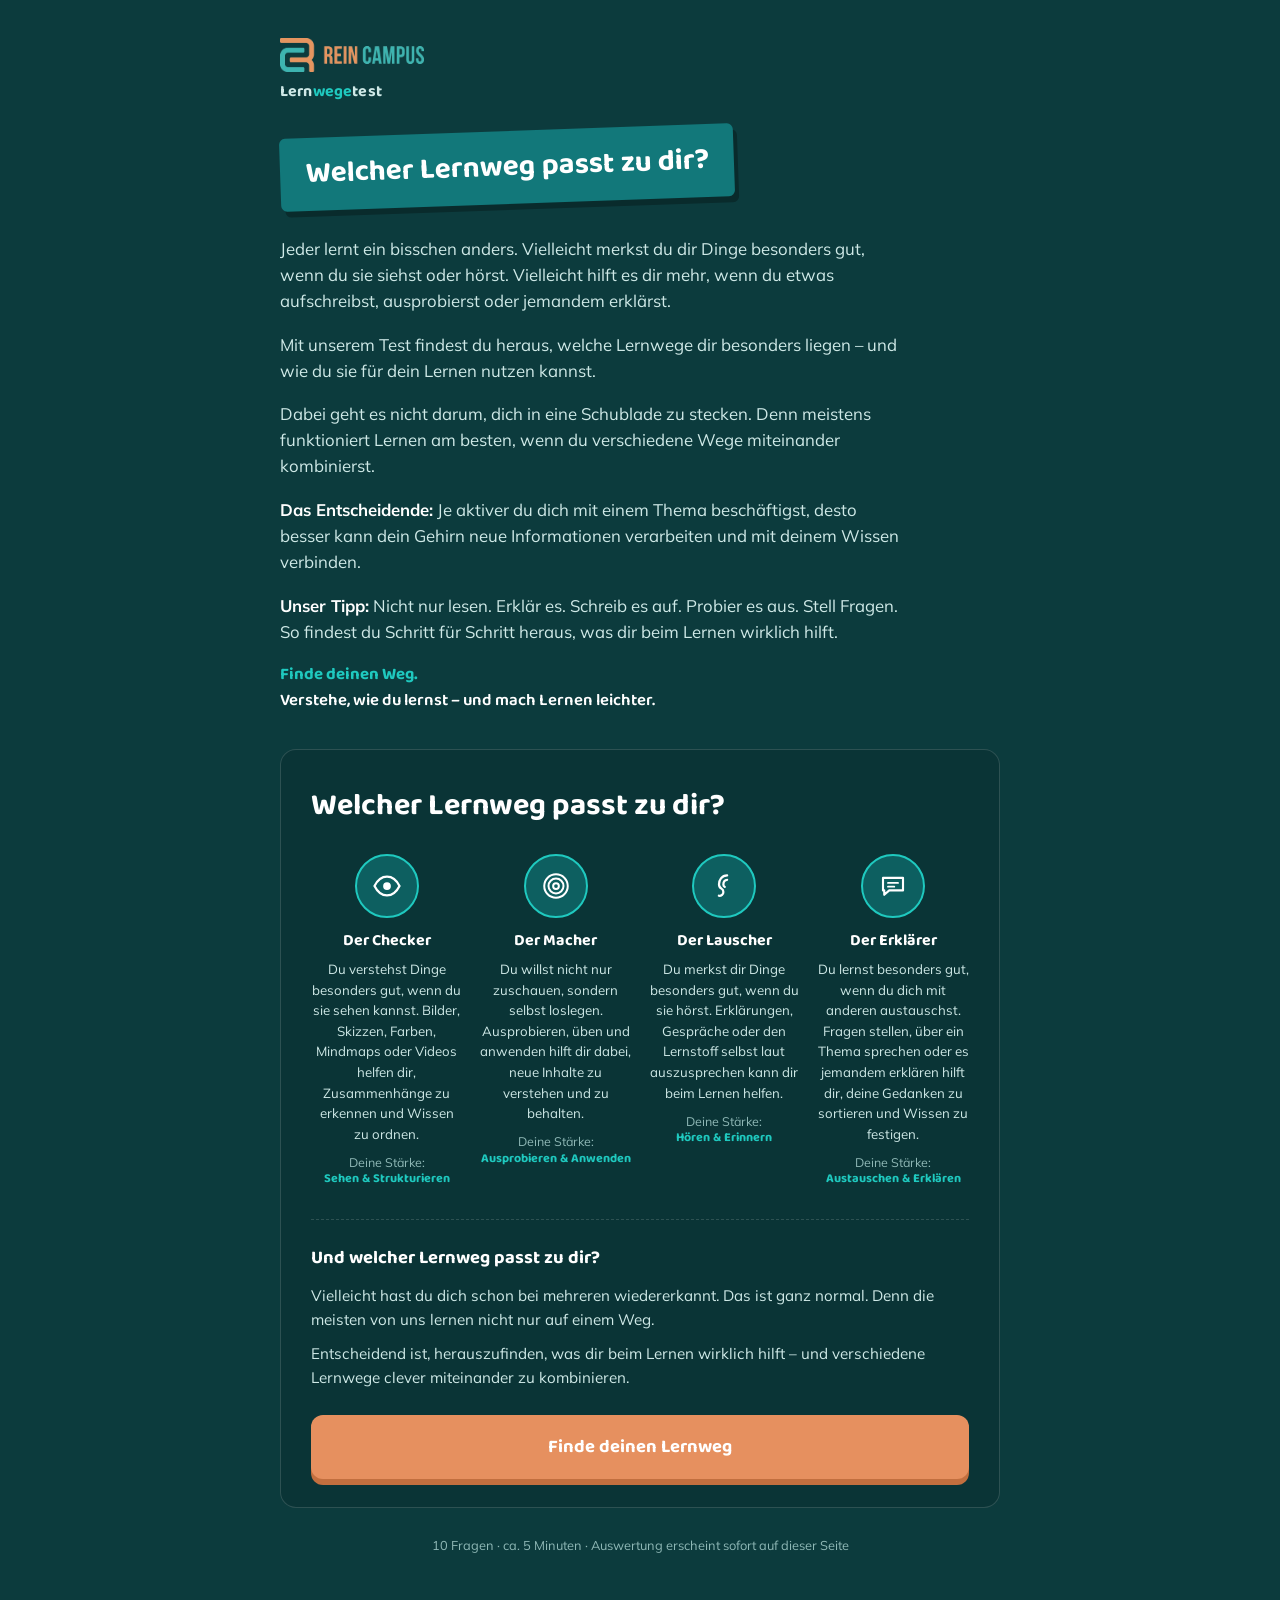
<file: index.html>
<!DOCTYPE html>
<html lang="de">
<head>
<meta charset="UTF-8">
<meta name="viewport" content="width=device-width, initial-scale=1.0">
<title>Lernwegetest</title>
<meta name="description" content="Finde in wenigen Minuten heraus, ob du Checker, Macher, Lauscher oder Schnacker bist – mit sofortiger Auswertung direkt auf der Seite.">
<link rel="preconnect" href="https://fonts.googleapis.com">
<link rel="preconnect" href="https://fonts.gstatic.com" crossorigin>
<link href="https://fonts.googleapis.com/css2?family=Baloo+2:wght@500;600;700;800&family=Mulish:ital,wght@0,400;0,500;0,600;0,700;1,500&family=IBM+Plex+Mono:wght@600&display=swap" rel="stylesheet">
<style>
  :root{
    --bg:#0c3b3d;
    --bg-2:#12787a;
    --bg-2-deep:#0d5f60;
    --panel-dark:#092d2e;
    --panel-dark-2:#0a3436;
    --ink:#ffffff;
    --ink-soft:#cfe9e7;
    --ink-mute:#8fb8b6;
    --accent-pink:#ee1d78;
    --accent-pink-strong:#c8135f;
    --accent-orange:#e6905f;
    --accent-orange-strong:#c26f3f;
    --rc-green:#38b2af;
    --teal-pop:#1fc9bf;
    --line:rgba(255,255,255,.14);
    --focus:#1fc9bf;
    --shadow-tag: 4px 6px 0 rgba(0,0,0,.28);
  }

  *{box-sizing:border-box;}
  html,body{background:var(--bg);}
  body{
    margin:0;
    color:var(--ink);
    font-family:'Mulish', system-ui, sans-serif;
    line-height:1.55;
    -webkit-font-smoothing:antialiased;
  }
  .wrap{
    max-width:760px;
    margin:0 auto;
    padding:2.4rem 1.25rem 4.5rem;
  }
  h1,h2,h3,.display{
    font-family:'Baloo 2', system-ui, sans-serif;
    text-wrap:balance;
  }

  .brand-header{margin-bottom:1.6rem;}
  .rc-logo{
    height:34px;
    width:auto;
    display:block;
    margin-bottom:.5rem;
  }
  .brand{
    font-family:'Baloo 2', system-ui, sans-serif;
    font-weight:700;
    font-size:1rem;
    color:var(--ink-soft);
    letter-spacing:.01em;
  }
  .brand span{color:var(--teal-pop);}

  /* ---- Intro ---- */
  #screen-intro{display:block;}
  .tag-banner{
    display:inline-block;
    background:var(--bg-2);
    color:var(--ink);
    font-family:'Baloo 2', system-ui, sans-serif;
    font-weight:700;
    font-size:clamp(1.3rem, 4vw, 1.85rem);
    padding:.85rem 1.6rem;
    border-radius:6px;
    transform:rotate(-2deg);
    box-shadow:var(--shadow-tag);
    margin:0 0 2rem;
  }
  .intro-copy p{
    color:var(--ink-soft);
    font-size:1.05rem;
    max-width:62ch;
    margin:0 0 1.1rem;
  }
  .intro-copy p:last-child{margin-bottom:0;}
  .intro-copy strong{color:var(--ink); font-weight:700;}
  .intro-copy .intro-callout{
    color:var(--ink);
    font-family:'Baloo 2', system-ui, sans-serif;
    font-weight:600;
    font-size:1.05rem;
  }
  .intro-callout strong{color:var(--teal-pop);}

  .type-panel{
    background:var(--panel-dark-2);
    border:1px solid var(--line);
    border-radius:16px;
    padding:2rem 1.9rem 1.8rem;
    margin:2.2rem 0 1.7rem;
  }
  .type-panel h2{
    font-size:clamp(1.5rem,4vw,1.9rem);
    margin:0 0 1.5rem;
  }
  .type-grid{
    display:grid;
    grid-template-columns:repeat(4,1fr);
    gap:1.1rem;
    margin-bottom:1.9rem;
  }
  @media (max-width:640px){ .type-grid{grid-template-columns:repeat(2,1fr);} }
  .type-item{text-align:center;}
  .type-icon{
    width:64px; height:64px;
    margin:0 auto .7rem;
    border-radius:50%;
    background:var(--bg-2-deep);
    border:2px solid var(--teal-pop);
    display:flex; align-items:center; justify-content:center;
  }
  .type-item h3{
    font-size:1rem;
    margin:0 0 .35rem;
  }
  .type-item p{
    font-size:.83rem;
    color:var(--ink-soft);
    margin:0;
  }
  .type-item .type-strength{
    margin-top:.6rem;
    font-size:.78rem;
    line-height:1.4;
  }
  .type-item .type-strength .label{
    display:block;
    color:var(--ink-mute);
  }
  .type-item .type-strength .value{
    display:block;
    font-family:'Baloo 2', system-ui, sans-serif;
    font-weight:700;
    color:var(--teal-pop);
  }

  .type-outro{
    margin:0 0 1.6rem;
    padding-top:1.5rem;
    border-top:1px dashed var(--line);
  }
  .type-outro h3{
    font-size:1.15rem;
    margin:0 0 .7rem;
  }
  .type-outro p{
    color:var(--ink-soft);
    font-size:.95rem;
    margin:0 0 .7rem;
  }
  .type-outro p:last-child{margin-bottom:0;}

  button.cta{
    display:block;
    width:100%;
    font-family:'Baloo 2', system-ui, sans-serif;
    font-weight:700;
    font-size:1.15rem;
    color:var(--ink);
    background:var(--accent-orange);
    border:none;
    border-radius:12px;
    padding:1.05rem 1.5rem;
    cursor:pointer;
    box-shadow:0 6px 0 var(--accent-orange-strong);
    transition:transform .12s ease, box-shadow .12s ease;
  }
  button.cta:hover{transform:translateY(2px); box-shadow:0 4px 0 var(--accent-orange-strong);}
  button.cta:active{transform:translateY(6px); box-shadow:0 0 0 var(--accent-orange-strong);}
  button.cta:focus-visible{outline:3px solid var(--focus); outline-offset:3px;}

  .fineprint{
    font-size:.8rem;
    color:var(--ink-mute);
    text-align:center;
    margin-top:1rem;
  }

  /* ---- Quiz ---- */
  #screen-quiz{display:none;}
  .quiz-card{
    border-radius:16px;
    overflow:hidden;
    border:1px solid var(--line);
  }
  .quiz-question{
    background:var(--bg-2);
    display:flex;
    align-items:center;
    gap:1.4rem;
    padding:1.9rem 1.9rem;
  }
  .quiz-number{
    flex:none;
    width:64px; height:64px;
    border-radius:50%;
    background:var(--panel-dark);
    color:var(--ink);
    font-family:'Baloo 2', system-ui, sans-serif;
    font-weight:700;
    font-size:1.7rem;
    display:flex; align-items:center; justify-content:center;
  }
  .quiz-question p{
    margin:0;
    font-family:'Baloo 2', system-ui, sans-serif;
    font-weight:600;
    font-size:1.2rem;
    line-height:1.3;
  }
  .quiz-answers{
    background:var(--panel-dark);
    padding:1.7rem 1.9rem 1.9rem;
  }
  .answers-label{
    font-size:.85rem;
    color:var(--ink-mute);
    margin:0 0 1rem;
  }
  .option{
    display:flex;
    align-items:flex-start;
    gap:.7rem;
    padding:.6rem 0;
    cursor:pointer;
  }
  .option input{
    appearance:none;
    -webkit-appearance:none;
    width:20px; height:20px; flex:none;
    margin-top:.15rem;
    border-radius:50%;
    border:2px solid var(--ink-mute);
    background:transparent;
    display:grid; place-items:center;
    cursor:pointer;
  }
  .option input::after{
    content:"";
    width:10px; height:10px;
    border-radius:50%;
    background:var(--teal-pop);
    transform:scale(0);
    transition:transform .12s ease;
  }
  .option input:checked{border-color:var(--teal-pop);}
  .option input:checked::after{transform:scale(1);}
  .option input:focus-visible{outline:3px solid var(--focus); outline-offset:2px;}
  .option p{margin:0; font-size:1rem; color:var(--ink);}

  .quiz-next{
    margin-top:1.4rem;
    display:flex;
    align-items:center;
    justify-content:center;
    gap:.5rem;
    font-family:'Baloo 2', system-ui, sans-serif;
    font-weight:700;
    font-size:1.05rem;
    color:var(--ink);
    background:var(--accent-orange);
    border:none;
    border-radius:11px;
    padding:.85rem 2.2rem;
    cursor:pointer;
    margin-left:auto;
    margin-right:auto;
    width:max-content;
    box-shadow:0 5px 0 var(--accent-orange-strong);
    transition:transform .12s ease, box-shadow .12s ease, opacity .12s ease;
  }
  .quiz-next:disabled{opacity:.4; cursor:not-allowed;}
  .quiz-next:not(:disabled):hover{transform:translateY(2px); box-shadow:0 3px 0 var(--accent-orange-strong);}
  .quiz-next:focus-visible{outline:3px solid var(--focus); outline-offset:3px;}

  .quiz-back{
    display:block;
    margin:.9rem auto 0;
    background:none;
    border:none;
    color:var(--ink-mute);
    font-family:'Mulish', sans-serif;
    font-size:.85rem;
    cursor:pointer;
    text-decoration:underline;
  }
  .quiz-back:disabled{visibility:hidden;}

  .dots{
    display:flex;
    justify-content:center;
    gap:.5rem;
    margin-top:1.5rem;
  }
  .dot{
    width:10px; height:10px;
    border-radius:50%;
    background:rgba(255,255,255,.25);
  }
  .dot.done{background:var(--ink-soft);}
  .dot.active{background:var(--teal-pop); transform:scale(1.25);}

  /* ---- Results ---- */
  #screen-results{display:none;}
  .stack{display:flex; flex-direction:column; gap:1.4rem;}
  .result-hero{
    background:var(--panel-dark-2);
    border:1px solid var(--line);
    border-radius:16px;
    padding:2.1rem 1.9rem;
  }
  .result-eyebrow{
    font-size:.85rem;
    color:var(--teal-pop);
    font-weight:700;
    text-transform:uppercase;
    letter-spacing:.06em;
    margin:0 0 .5rem;
  }
  .result-title{
    font-size:clamp(1.5rem,4.5vw,1.9rem);
    margin:0 0 .3rem;
  }
  .result-title em{color:var(--teal-pop); font-style:normal;}
  .result-name-row{
    display:flex;
    align-items:center;
    gap:1.2rem;
    margin-bottom:1.5rem;
  }
  @media (max-width:480px){ .result-name-row{flex-direction:column; align-items:flex-start; gap:.8rem;} }
  .result-icon{
    flex:none;
    width:76px; height:76px;
    border-radius:50%;
    background:var(--bg-2-deep);
    border:3px solid var(--teal-pop);
    display:flex; align-items:center; justify-content:center;
  }
  .result-tagline{
    font-family:'Baloo 2', system-ui, sans-serif;
    font-weight:600;
    font-size:1.05rem;
    color:var(--teal-pop);
    margin:0;
  }
  .result-desc{color:var(--ink-soft); margin:0 0 1.6rem;}
  .result-desc p{margin:0 0 1rem;}
  .result-desc p:last-child{margin-bottom:0;}
  .result-tips-heading{
    font-family:'Baloo 2', system-ui, sans-serif;
    font-weight:700;
    font-size:1.05rem;
    margin:0 0 .9rem;
  }
  .tips-list li strong{color:var(--ink);}
  .result-important{
    color:var(--ink-soft);
    margin:0 0 1.5rem;
  }
  .result-important p{margin:0 0 .8rem;}
  .result-important p:last-child{margin-bottom:0;}
  .result-strength{
    color:var(--ink-mute);
    font-size:.9rem;
    margin:0;
    padding-top:1.2rem;
    border-top:1px dashed var(--line);
  }
  .result-strength strong{color:var(--ink);}

  .chart-card{
    background:var(--panel-dark-2);
    border:1px solid var(--line);
    border-radius:16px;
    padding:1.8rem 1.9rem;
  }
  .chart-card h3{font-size:1.05rem; margin:0 0 1.15rem;}
  .bar-row{margin-bottom:1.05rem; display:flex; align-items:center; gap:.8rem;}
  .bar-row:last-child{margin-bottom:0;}
  .bar-icon{
    width:34px; height:34px; flex:none;
    border-radius:50%;
    background:var(--bg-2-deep);
    display:flex; align-items:center; justify-content:center;
  }
  .bar-body{flex:1; min-width:0;}
  .bar-label{
    display:flex; align-items:center;
    font-family:'Baloo 2', system-ui, sans-serif;
    font-weight:600;
    font-size:.9rem;
    margin-bottom:.3rem;
  }
  .bar-label .pct{
    margin-left:auto;
    font-family:'IBM Plex Mono', monospace;
    font-variant-numeric:tabular-nums;
    font-size:.85rem;
    color:var(--ink-mute);
  }
  .bar-track{
    height:11px;
    background:var(--panel-dark);
    border-radius:8px;
    overflow:hidden;
  }
  .bar-fill{
    height:100%;
    width:0%;
    border-radius:8px 4px 4px 8px;
    background:var(--teal-pop);
    transition:width .7s cubic-bezier(.2,.7,.3,1);
  }
  .bar-row.top .bar-fill{background:var(--accent-pink);}
  .bar-row.top .bar-label{color:var(--accent-pink);}

  .tips-list{margin:0 0 1.2rem; padding-left:1.2rem; color:var(--ink-soft);}
  .tips-list li{margin-bottom:.55rem;}
  .tips-list li:last-child{margin-bottom:0;}

  .restart-row{display:flex; justify-content:center; margin-top:.2rem;}
  button.ghost-restart{
    font-family:'Mulish', sans-serif;
    font-weight:700;
    font-size:.9rem;
    color:var(--ink-soft);
    background:none;
    border:1.5px solid var(--line);
    border-radius:10px;
    padding:.7rem 1.3rem;
    cursor:pointer;
  }
  button.ghost-restart:hover{border-color:var(--accent-orange); color:var(--ink);}
  button.ghost-restart:focus-visible{outline:3px solid var(--focus); outline-offset:2px;}

  @media (prefers-reduced-motion: reduce){
    .bar-fill, .quiz-next, button.cta{transition:none;}
  }
</style>
</head>
<body>
<div class="wrap">

  <div class="brand-header">
    <img class="rc-logo" src="[data-uri]" width="700" height="165" alt="Rein Campus">
    <div class="brand">Lern<span>wege</span>test</div>
  </div>

  <!-- INTRO -->
  <section id="screen-intro">
    <div class="tag-banner">Welcher Lernweg passt zu dir?</div>

    <div class="intro-copy">
      <p>Jeder lernt ein bisschen anders. Vielleicht merkst du dir Dinge besonders gut, wenn du sie siehst oder hörst. Vielleicht hilft es dir mehr, wenn du etwas aufschreibst, ausprobierst oder jemandem erklärst.</p>
      <p>Mit unserem Test findest du heraus, welche Lernwege dir besonders liegen – und wie du sie für dein Lernen nutzen kannst.</p>
      <p>Dabei geht es nicht darum, dich in eine Schublade zu stecken. Denn meistens funktioniert Lernen am besten, wenn du verschiedene Wege miteinander kombinierst.</p>
      <p><strong>Das Entscheidende:</strong> Je aktiver du dich mit einem Thema beschäftigst, desto besser kann dein Gehirn neue Informationen verarbeiten und mit deinem Wissen verbinden.</p>
      <p><strong>Unser Tipp:</strong> Nicht nur lesen. Erklär es. Schreib es auf. Probier es aus. Stell Fragen. So findest du Schritt für Schritt heraus, was dir beim Lernen wirklich hilft.</p>
      <p class="intro-callout"><strong>Finde deinen Weg.</strong><br>Verstehe, wie du lernst – und mach Lernen leichter.</p>
    </div>

    <div class="type-panel">
      <h2>Welcher Lernweg passt zu dir?</h2>
      <div class="type-grid" id="type-grid"></div>
      <div class="type-outro">
        <h3>Und welcher Lernweg passt zu dir?</h3>
        <p>Vielleicht hast du dich schon bei mehreren wiedererkannt. Das ist ganz normal. Denn die meisten von uns lernen nicht nur auf einem Weg.</p>
        <p>Entscheidend ist, herauszufinden, was dir beim Lernen wirklich hilft – und verschiedene Lernwege clever miteinander zu kombinieren.</p>
      </div>
      <button class="cta" id="start-test" type="button">Finde deinen Lernweg</button>
    </div>
    <p class="fineprint">10 Fragen &middot; ca. 5 Minuten &middot; Auswertung erscheint sofort auf dieser Seite</p>
  </section>

  <!-- QUIZ -->
  <section id="screen-quiz">
    <div class="quiz-card">
      <div class="quiz-question">
        <div class="quiz-number" id="quiz-number">1</div>
        <p id="quiz-text"></p>
      </div>
      <div class="quiz-answers">
        <p class="answers-label">Markiere die zutreffende Antwort</p>
        <div id="quiz-options"></div>
      </div>
    </div>
    <button class="quiz-next" id="btn-next" type="button" disabled>weiter <span aria-hidden="true">›</span></button>
    <button class="quiz-back" id="btn-back" type="button">‹ eine Frage zurück</button>
    <div class="dots" id="dots"></div>
  </section>

  <!-- RESULTS -->
  <section id="screen-results">
    <div class="stack">
      <div class="result-hero">
        <p class="result-eyebrow">Deine Auswertung</p>
        <div id="result-body"></div>
      </div>

      <div class="chart-card">
        <h3>Deine Lerntypen im Überblick</h3>
        <div id="bars"></div>
      </div>

      <div class="restart-row">
        <button class="ghost-restart" id="btn-restart" type="button">Test neu starten</button>
      </div>
    </div>
  </section>

</div>

<script>
(function(){
  "use strict";

  // ---- Icons ----
  const ICONS = {
    checker: '<svg width="30" height="30" viewBox="0 0 24 24" fill="none"><path d="M2 12C4.5 7 8 4.5 12 4.5S19.5 7 22 12c-2.5 5-6 7.5-10 7.5S4.5 17 2 12Z" stroke="#fff" stroke-width="1.8"/><circle cx="12" cy="12" r="3.1" fill="#fff"/></svg>',
    macher: '<svg width="30" height="30" viewBox="0 0 24 24" fill="none"><circle cx="12" cy="12" r="2.3" stroke="#fff" stroke-width="1.6"/><circle cx="12" cy="12" r="6" stroke="#fff" stroke-width="1.6"/><circle cx="12" cy="12" r="9.4" stroke="#fff" stroke-width="1.6"/></svg>',
    lauscher: '<svg width="30" height="30" viewBox="0 0 24 24" fill="none"><path d="M14.5 3.5C10 3.5 8 7.5 8 10.5c0 2 1 3 2 3.6 1 .6 1.5 1.4 1.5 2.6 0 2-1.6 3.3-3.6 3.1" stroke="#fff" stroke-width="1.8" stroke-linecap="round"/><path d="M14.5 7c-2 0-3 2-3 3.7 0 1 .5 1.6 1.1 2" stroke="#fff" stroke-width="1.8" stroke-linecap="round"/></svg>',
    schnacker: '<svg width="30" height="30" viewBox="0 0 24 24" fill="none"><path d="M4 5.5h16v10H9l-4 3.5v-3.5H4v-10Z" stroke="#fff" stroke-width="1.7" stroke-linejoin="round"/><path d="M8 9.5h8M8 12.5h5" stroke="#fff" stroke-width="1.5" stroke-linecap="round"/></svg>'
  };

  const TYPES = {
    checker:{
      name:'Checker', name_key:'visuell',
      short:'Du verstehst Dinge besonders gut, wenn du sie sehen kannst. Bilder, Skizzen, Farben, Mindmaps oder Videos helfen dir, Zusammenhänge zu erkennen und Wissen zu ordnen.',
      strength:'Sehen &amp; Strukturieren',
      tagline:'Lernen durch Sehen liegt dir besonders.',
      paragraphs:[
        'Du verstehst Dinge besonders gut, wenn du sie vor dir sehen kannst. Bilder, Skizzen, Grafiken, Farben oder Videos helfen dir dabei, Zusammenhänge zu erkennen und neue Informationen zu ordnen.',
        'Mach dir den Lernstoff deshalb sichtbar. Statt eine Seite immer wieder nur zu lesen, kannst du wichtige Informationen markieren, Zusammenhänge aufzeichnen oder aus einem komplizierten Thema eine übersichtliche Skizze machen.'
      ],
      tipsHeading:'Das kannst du beim Lernen ausprobieren:',
      tips:[
        {lead:'Markiere Wichtiges:', text:'Hebe Schlüsselbegriffe und zentrale Informationen hervor. Aber Vorsicht: Wenn am Ende alles bunt ist, hilft dir das nicht weiter. Weniger ist mehr!'},
        {lead:'Arbeite mit Farben:', text:'Gib bestimmten Farben eine Bedeutung. Zum Beispiel eine Farbe für wichtige Begriffe und eine andere für Beispiele oder Formeln.'},
        {lead:'Nutze Symbole:', text:'Kleine Zeichen und Symbole auf Karteikarten oder in deinen Notizen können dir helfen, Informationen schneller zu erkennen und zuzuordnen.'},
        {lead:'Erstelle Mindmaps:', text:'Ordne ein Thema rund um einen zentralen Begriff an und verbinde die einzelnen Informationen miteinander. So kannst du Zusammenhänge auf einen Blick erkennen.'},
        {lead:'Mach aus Wissen Bilder:', text:'Denk dir zu schwierigen Begriffen oder Fakten ein passendes Bild aus. Je ungewöhnlicher oder lustiger die Vorstellung ist, desto leichter kann sie im Gedächtnis bleiben.'},
        {lead:'Zeichne Zusammenhänge:', text:'Pfeile, Kästen, kleine Skizzen oder einfache Schaubilder können aus einer langen Textseite eine verständliche Übersicht machen.'},
        {lead:'Sorge für Übersicht:', text:'Ein aufgeräumter Arbeitsplatz kann dabei helfen, unnötige Ablenkungen aus deinem Blickfeld zu entfernen. Auf den Tisch kommt am besten nur das, was du gerade zum Lernen brauchst.'}
      ],
      importantHeading:'Wichtig zu wissen',
      importantParagraphs:[
        'Auch wenn dir Lernen durch Sehen besonders liegt, solltest du nicht ausschließlich auf Bilder, Farben und Grafiken setzen.',
        'Kombiniere verschiedene Lernwege: anschauen, zuhören, erklären, aufschreiben und selbst ausprobieren.',
        'Je aktiver du dich mit einem Lernstoff beschäftigst und je mehr sinnvolle Verbindungen du zu deinem vorhandenen Wissen herstellst, desto leichter kannst du ihn später wieder abrufen.'
      ],
      resultStrength:'Sehen &amp; Strukturieren'
    },
    macher:{
      name:'Macher', name_key:'motorisch',
      short:'Du willst nicht nur zuschauen, sondern selbst loslegen. Ausprobieren, üben und anwenden hilft dir dabei, neue Inhalte zu verstehen und zu behalten.',
      strength:'Ausprobieren &amp; Anwenden',
      tagline:'Lernen durch Ausprobieren liegt dir besonders.',
      paragraphs:[
        'Learning by doing passt zu dir: Du verstehst Dinge besonders gut, wenn du selbst aktiv wirst, etwas ausprobierst und Wissen direkt anwendest.',
        'Nur dasitzen und zuhören? Das kann für dich schnell anstrengend werden. Viel leichter fällt dir das Lernen, wenn Bewegung ins Spiel kommt oder du selbst etwas tun kannst. Experimente, praktische Übungen, Modelle oder kleine Aktionen helfen dir dabei, neue Inhalte zu verstehen und im Gedächtnis zu verankern.'
      ],
      tipsHeading:'Das kannst du beim Lernen ausprobieren:',
      tips:[
        {lead:'Lernen in Bewegung:', text:'Lauf beim Auswendiglernen durch dein Zimmer. Verbinde bestimmte Stellen oder Bewegungen mit einzelnen Begriffen oder Lerninhalten.'},
        {lead:'Mach Wissen sichtbar:', text:'Stelle Abläufe mit Gegenständen nach, baue ein Modell oder nutze deine Hände, um dir Zusammenhänge klarzumachen.'},
        {lead:'Gesten als Gedächtnisstütze:', text:'Verbinde wichtige Begriffe mit einer bestimmten Bewegung. Die Bewegung kann dir später helfen, dich wieder an den Inhalt zu erinnern.'},
        {lead:'Vom Wissen ins Tun:', text:'Rechne Aufgaben, führe kleine Experimente durch oder probiere eine Methode direkt aus. Für dich gilt besonders: Nicht nur anschauen – anwenden!'},
        {lead:'Bewegte Lernpausen:', text:'Nutze kurze Pausen, um aufzustehen, dich zu bewegen oder ein paar Schritte zu gehen. Danach kann dein Kopf wieder konzentrierter weiterarbeiten.'}
      ],
      importantHeading:'Wichtig zu wissen',
      importantParagraphs:[
        'Auch wenn dir Lernen durch Bewegung und Ausprobieren besonders liegt, solltest du dich nicht darauf beschränken.',
        'Kombiniere verschiedene Lernwege: anschauen, zuhören, erklären, aufschreiben und selbst ausprobieren.',
        'Je mehr Wege du beim Lernen nutzt, desto mehr Möglichkeiten gibst du deinem Gehirn, neues Wissen zu verarbeiten und wieder abzurufen.'
      ],
      resultStrength:'Ausprobieren &amp; Anwenden'
    },
    lauscher:{
      name:'Lauscher', name_key:'auditiv',
      short:'Du merkst dir Dinge besonders gut, wenn du sie hörst. Erklärungen, Gespräche oder den Lernstoff selbst laut auszusprechen kann dir beim Lernen helfen.',
      strength:'Hören &amp; Erinnern',
      tagline:'Lernen durch Hören liegt dir besonders.',
      paragraphs:[
        'Du kannst dir Dinge gut merken, wenn du sie hörst, erklärt bekommst oder selbst laut aussprichst. Wenn jemand einen komplizierten Zusammenhang verständlich erklärt, macht es bei dir oft schneller „Klick", als wenn du ihn nur im Schulbuch liest.',
        'Auch deine eigene Stimme kannst du beim Lernen nutzen. Erkläre dir den Lernstoff selbst, sprich wichtige Begriffe laut aus oder erzähle mit deinen eigenen Worten, was du gerade gelernt hast.'
      ],
      tipsHeading:'Das kannst du beim Lernen ausprobieren:',
      tips:[
        {text:'Lies dir wichtige Inhalte laut vor. So nimmst du den Lernstoff nicht nur über das Lesen, sondern zusätzlich über das Hören auf.'},
        {lead:'Erklär es dir selbst:', text:'Stell dir vor, du müsstest jemand anderem das Thema erklären. Sprich deine Erklärung laut aus – möglichst mit deinen eigenen Worten.'},
        {lead:'Mach deine eigenen Lern-Audios:', text:'Nimm Zusammenfassungen, Vokabeln oder wichtige Begriffe mit dem Smartphone auf und hör sie dir später noch einmal an.'},
        {lead:'Nutze Audioangebote:', text:'Podcasts, Hörtexte und Erklärvideos können eine gute Ergänzung sein – besonders beim Sprachenlernen und für die richtige Aussprache.'},
        {lead:'Frag nach Erklärungen:', text:'Wenn du etwas nicht verstehst, lass es dir erklären. Manchmal reicht ein anderer Satz oder ein anderes Beispiel und plötzlich wird es klar.'},
        {lead:'Sorge für Ruhe:', text:'Geräusche können deine Aufmerksamkeit schnell auf sich ziehen. Teste deshalb, ob du dich in einer ruhigen Umgebung besser konzentrieren kannst.'}
      ],
      importantHeading:'Wichtig zu wissen',
      importantParagraphs:[
        'Auch wenn dir Lernen durch Hören besonders liegt, solltest du andere Lernwege nicht außer Acht lassen.',
        'Kombiniere zum Beispiel Hören mit Aufschreiben, Anschauen, Erklären und Anwenden. So beschäftigst du dich auf unterschiedliche Weise mit dem Lernstoff und kannst ihn besser verarbeiten.'
      ],
      resultStrength:'Hören &amp; Erklären'
    },
    schnacker:{
      name:'Erklärer', name_key:'kommunikativ',
      short:'Du lernst besonders gut, wenn du dich mit anderen austauschst. Fragen stellen, über ein Thema sprechen oder es jemandem erklären hilft dir, deine Gedanken zu sortieren und Wissen zu festigen.',
      strength:'Austauschen &amp; Erklären',
      tagline:'Lernen durch Austausch liegt dir besonders.',
      paragraphs:[
        'Du verstehst Dinge besonders gut, wenn du darüber sprechen, Fragen stellen und deine Gedanken mit anderen teilen kannst. Einfach nur lesen und auswendig lernen? Das reicht dir oft nicht.',
        'Wenn du jemandem einen Lernstoff mit deinen eigenen Worten erklärst, merkst du schnell, was du schon verstanden hast – und wo noch eine Lücke steckt. Gespräche und Diskussionen helfen dir dabei, deine Gedanken zu sortieren und Zusammenhänge besser zu verstehen.'
      ],
      tipsHeading:'Das kannst du beim Lernen ausprobieren:',
      tips:[
        {lead:'Erklär es jemandem:', text:'Schnapp dir einen Freund, eine Freundin oder jemanden aus deiner Familie und erkläre das Thema so, als wärst du selbst der Lehrer. Kannst du es verständlich erklären, hast du schon viel verstanden.'},
        {lead:'Lernt gemeinsam:', text:'Trefft euch zu zweit oder in einer kleinen Gruppe. Stellt euch gegenseitig Fragen, vergleicht eure Antworten und erklärt euch schwierige Stellen.'},
        {lead:'Mach eine Quizrunde:', text:'Schreibt Fragen zum aktuellen Lernstoff auf Karteikarten und legt sie verdeckt auf den Tisch. Zieht abwechselnd eine Karte und versucht, die Frage möglichst genau zu beantworten. Für eine richtige Antwort gibt es einen Punkt – und für eine besonders gute Erklärung vielleicht sogar einen Extrapunkt.'},
        {lead:'Stell Fragen:', text:'Wenn dir etwas unklar ist, frag nach. Eine gute Frage kann dir manchmal mehr bringen als zehn Minuten weiteres Lesen.'},
        {lead:'Diskutiere verschiedene Lösungen:', text:'Gerade bei schwierigen Aufgaben kann es helfen, unterschiedliche Lösungswege miteinander zu vergleichen. Erklärt euch gegenseitig, wie ihr auf eure Lösung gekommen seid.'}
      ],
      importantHeading:'Wichtig zu wissen',
      importantParagraphs:[
        'Auch wenn dir Lernen durch Austausch und Erklären besonders liegt, funktioniert gemeinsames Lernen nur dann gut, wenn ihr wirklich beim Thema bleibt.',
        'Und auch für dich gilt: Kombiniere verschiedene Lernwege. Anschauen, zuhören, aufschreiben, ausprobieren und erklären ergänzen sich.',
        'Je mehr du einen Lernstoff selbst verarbeitest und mit deinem vorhandenen Wissen verbindest, desto besser kannst du ihn verstehen und später wieder abrufen.'
      ],
      resultStrength:'Austauschen &amp; Erklären'
    }
  };

  const TYPE_ORDER = ['checker','macher','lauscher','schnacker'];

  // ---- Questions ----
  // Q1–Q10: 1:1 aus den Original-Screenshots übernommen.
  const QUESTIONS = [
    {
      type:'likert', target:'checker',
      text:'Egal ob eine Vokabeltabelle in Englisch, eine Grafik in Deutsch oder ein Diagramm in Mathe … Du kannst dir diese Dinge gut merken und anschließend selbst aufzeichnen.',
      options:[
        {label:'Ja, auf jeden Fall.', points:2},
        {label:'Ja, manchmal.', points:1},
        {label:'Nein, auf keinen Fall.', points:0}
      ]
    },
    {
      type:'forced',
      text:'Du möchtest ein YouTube Video drehen und hochladen, weißt aber nicht wie. Was machst du?',
      options:[
        {label:'Du suchst ein Tutorial auf YouTube, um zu sehen, wie es geht.', mapsTo:'lauscher'},
        {label:'Du liest es auf einer Internetseite nach.', mapsTo:'checker'},
        {label:'Du versuchst es einfach und probierst drauf los.', mapsTo:'macher'},
        {label:'Du fragst deinen Kumpel oder deine BFF, ob sie das schon mal gemacht haben.', mapsTo:'schnacker'}
      ]
    },
    {
      type:'likert', target:'schnacker',
      text:'Du unterhältst dich in der Pause immer gerne mit anderen darüber, was abgeht.',
      options:[
        {label:'Ja, auf jeden Fall.', points:2},
        {label:'Ja, manchmal.', points:1},
        {label:'Nein, auf keinen Fall.', points:0}
      ]
    },
    {
      type:'likert', target:'checker',
      text:'Dein Lehrer kaut morgens beim konzentrierten Denken auf einem Filzstift herum und malt sich selbst an. Kannst du dich am Abend noch erinnern, mit welcher Farbe der Lehrer seinen Mund angemalt hat?',
      options:[
        {label:'Ja, auf jeden Fall.', points:2},
        {label:'Ja, glaube schon.', points:1},
        {label:'Nein, auf keinen Fall.', points:0}
      ]
    },
    {
      type:'likert', target:'schnacker',
      text:'Sachen, die du in einer Diskussion mit anderen besprichst, kannst du dir immer viel besser vorstellen als gelesene Texte.',
      options:[
        {label:'Ja, auf jeden Fall.', points:2},
        {label:'Ja, denke schon.', points:1},
        {label:'Nein, auf keinen Fall.', points:0}
      ]
    },
    {
      type:'likert', target:'lauscher',
      text:'Wenn du einen Songtext auswendig lernen willst, hörst du dir lieber das ganze Lied an, anstatt dir den Text durchzulesen.',
      options:[
        {label:'Ja, auf jeden Fall.', points:2},
        {label:'Ja, glaub’ schon.', points:1},
        {label:'Nein, auf keinen Fall.', points:0}
      ]
    },
    {
      type:'forced',
      text:'Du planst eine Reise nach Las Vegas und bist dir noch unsicher über die genaue Route. Wie gehst du vor?',
      options:[
        {label:'Du fragst Leute, die schon dort waren.', mapsTo:'schnacker'},
        {label:'Du fliegst erstmal in die USA und schaust dann weiter.', mapsTo:'macher'},
        {label:'Du hörst einen Reisebericht im Internetradio.', mapsTo:'lauscher'},
        {label:'Du schnappst dir die Reiseführer aus den Bücherregalen von Freunden und der Bibliothek und verschaffst dir einen Überblick.', mapsTo:'checker'}
      ]
    },
    {
      type:'likert', target:'macher',
      text:'Wenn du dich bewegen kannst, während du lernst, geht es leichter und schneller.',
      options:[
        {label:'Ja, auf jeden Fall.', points:2},
        {label:'Ja, meistens.', points:1},
        {label:'Nein, auf keinen Fall.', points:0}
      ]
    },
    {
      type:'likert', target:'lauscher',
      text:'Mündliche Erklärungen verstehst du sehr gut, selbst wenn die Inhalte richtig kompliziert sind.',
      options:[
        {label:'Ja, auf jeden Fall.', points:2},
        {label:'Ja, manchmal.', points:1},
        {label:'Nein, auf keinen Fall.', points:0}
      ]
    },
    {
      type:'likert', target:'macher',
      text:'Am liebsten führst du Experimente selber durch, praktische Themen liegen dir am meisten.',
      options:[
        {label:'Ja, auf jeden Fall.', points:2},
        {label:'Ja, denke schon.', points:1},
        {label:'Nein, auf keinen Fall.', points:0}
      ]
    }
  ];

  function computeMaxPerType(){
    const max = {checker:0, macher:0, lauscher:0, schnacker:0};
    QUESTIONS.forEach(q => {
      if (q.type === 'likert'){
        max[q.target] += 2;
      } else {
        TYPE_ORDER.forEach(k => { max[k] += 1; });
      }
    });
    return max;
  }
  const MAX_PER_TYPE = computeMaxPerType();

  // ---- State ----
  let step = 0;
  const chosen = new Array(QUESTIONS.length).fill(null); // index of chosen option per question

  const $ = (sel) => document.querySelector(sel);
  const screenIntro = $('#screen-intro');
  const screenQuiz = $('#screen-quiz');
  const screenResults = $('#screen-results');

  function renderTypeGrid(){
    const grid = $('#type-grid');
    grid.innerHTML = TYPE_ORDER.map(key => {
      const t = TYPES[key];
      return '<div class="type-item">' +
        '<div class="type-icon">' + ICONS[key] + '</div>' +
        '<h3>Der ' + t.name + '</h3>' +
        '<p>' + t.short + '</p>' +
        '<p class="type-strength"><span class="label">Deine Stärke:</span><span class="value">' + t.strength + '</span></p>' +
        '</div>';
    }).join('');
  }
  renderTypeGrid();

  function renderDots(){
    const dots = $('#dots');
    dots.innerHTML = QUESTIONS.map((_, i) => {
      let cls = 'dot';
      if (i < step) cls += ' done';
      if (i === step) cls += ' active';
      return '<span class="' + cls + '"></span>';
    }).join('');
  }

  function renderQuizStep(){
    const q = QUESTIONS[step];
    $('#quiz-number').textContent = step + 1;
    $('#quiz-text').textContent = q.text;

    const optionsEl = $('#quiz-options');
    optionsEl.innerHTML = '';
    q.options.forEach((opt, i) => {
      const row = document.createElement('label');
      row.className = 'option';
      const checked = chosen[step] === i;
      row.innerHTML = '<input type="radio" name="q' + step + '" value="' + i + '"' + (checked ? ' checked' : '') + '><p>' + opt.label + '</p>';
      row.querySelector('input').addEventListener('change', () => {
        chosen[step] = i;
        $('#btn-next').disabled = false;
      });
      optionsEl.appendChild(row);
    });

    $('#btn-next').disabled = chosen[step] === null;
    $('#btn-next').innerHTML = (step === QUESTIONS.length - 1 ? 'Auswertung anzeigen' : 'weiter') + ' <span aria-hidden="true">›</span>';
    $('#btn-back').disabled = step === 0;
    renderDots();
  }

  $('#start-test').addEventListener('click', () => {
    screenIntro.style.display = 'none';
    screenQuiz.style.display = 'block';
    step = 0;
    renderQuizStep();
    window.scrollTo({top:0, behavior:'auto'});
  });

  $('#btn-back').addEventListener('click', () => {
    if (step > 0){ step -= 1; renderQuizStep(); }
  });

  $('#btn-next').addEventListener('click', () => {
    if (chosen[step] === null) return;
    if (step < QUESTIONS.length - 1){
      step += 1;
      renderQuizStep();
    } else {
      showResults();
    }
  });

  $('#btn-restart').addEventListener('click', () => {
    chosen.fill(null);
    step = 0;
    screenResults.style.display = 'none';
    screenIntro.style.display = 'block';
    window.scrollTo({top:0, behavior:'auto'});
  });

  function computeScores(){
    const scores = {checker:0, macher:0, lauscher:0, schnacker:0};
    QUESTIONS.forEach((q, i) => {
      const answerIndex = chosen[i];
      if (answerIndex === null) return;
      const opt = q.options[answerIndex];
      if (q.type === 'likert'){
        scores[q.target] += opt.points;
      } else {
        scores[opt.mapsTo] += 1;
      }
    });
    return scores;
  }

  function computePercents(scores){
    const percents = {};
    TYPE_ORDER.forEach(k => { percents[k] = Math.round((scores[k] / MAX_PER_TYPE[k]) * 100); });
    return percents;
  }

  function determineTop(percents){
    const max = Math.max(...TYPE_ORDER.map(k => percents[k]));
    if (max === 0) return [];
    return TYPE_ORDER.filter(k => max - percents[k] <= 8);
  }

  function renderTip(tip){
    if (tip.lead) return '<li><strong>' + tip.lead + '</strong> ' + tip.text + '</li>';
    return '<li>' + tip.text + '</li>';
  }

  function showResults(){
    const scores = computeScores();
    const percents = computePercents(scores);
    const top = determineTop(percents);

    let bodyHtml;
    if (top.length === 0){
      bodyHtml =
        '<h2 class="result-title">Noch unklar</h2>' +
        '<div class="result-desc"><p>Es wurden noch keine eindeutigen Antworten gewertet. Mach den Test noch einmal und wähle bei jeder Frage die Antwort, die am besten zu dir passt.</p></div>';
    } else if (top.length === 1){
      const t = TYPES[top[0]];
      bodyHtml =
        '<div class="result-name-row">' +
          '<div class="result-icon">' + ICONS[top[0]] + '</div>' +
          '<div><h2 class="result-title">Der ' + t.name + '</h2><p class="result-tagline">' + t.tagline + '</p></div>' +
        '</div>' +
        '<div class="result-desc">' + t.paragraphs.map(p => '<p>' + p + '</p>').join('') + '</div>' +
        '<h3 class="result-tips-heading">' + t.tipsHeading + '</h3>' +
        '<ul class="tips-list">' + t.tips.map(renderTip).join('') + '</ul>' +
        '<h3 class="result-tips-heading">' + t.importantHeading + '</h3>' +
        '<div class="result-important">' + t.importantParagraphs.map(p => '<p>' + p + '</p>').join('') + '</div>' +
        '<p class="result-strength"><strong>Deine Stärke:</strong> ' + t.resultStrength + '</p>';
    } else {
      const names = top.map(k => TYPES[k].name).join('-');
      const mergedTips = top.flatMap(k => TYPES[k].tips).slice(0,6);
      const strengths = top.map(k => TYPES[k].name + ': ' + TYPES[k].resultStrength).join(' &middot; ');
      bodyHtml =
        '<div class="result-name-row">' +
          '<div class="result-icon">' + ICONS[top[0]] + '</div>' +
          '<div><h2 class="result-title">Du bist ein <em>' + names + '</em>-Mischtyp</h2><p class="result-tagline">Mehrere Lernwege liegen dir etwa gleich gut.</p></div>' +
        '</div>' +
        '<div class="result-desc">' + top.map(k => '<p>' + TYPES[k].tagline + ' ' + TYPES[k].paragraphs[0] + '</p>').join('') + '</div>' +
        '<h3 class="result-tips-heading">Das kannst du beim Lernen ausprobieren:</h3>' +
        '<ul class="tips-list">' + mergedTips.map(renderTip).join('') + '</ul>' +
        '<h3 class="result-tips-heading">Wichtig zu wissen</h3>' +
        '<div class="result-important"><p>Du profitierst von mehreren Lernwegen gleichzeitig – nutze das bewusst und wechsle zwischen den Strategien, je nachdem was du gerade lernst.</p></div>' +
        '<p class="result-strength"><strong>Deine Stärke:</strong> ' + strengths + '</p>';
    }

    $('#result-body').innerHTML = bodyHtml;

    const barsContainer = $('#bars');
    barsContainer.innerHTML = '';
    TYPE_ORDER.forEach(key => {
      const t = TYPES[key];
      const pct = percents[key];
      const isTop = top.includes(key);
      const row = document.createElement('div');
      row.className = 'bar-row' + (isTop ? ' top' : '');
      row.innerHTML =
        '<div class="bar-icon">' + ICONS[key] + '</div>' +
        '<div class="bar-body">' +
          '<div class="bar-label">Der ' + t.name + '<span class="pct">' + pct + '%</span></div>' +
          '<div class="bar-track"><div class="bar-fill" data-pct="' + pct + '"></div></div>' +
        '</div>';
      barsContainer.appendChild(row);
    });

    screenQuiz.style.display = 'none';
    screenResults.style.display = 'block';
    window.scrollTo({top:0, behavior:'auto'});

    requestAnimationFrame(() => {
      requestAnimationFrame(() => {
        document.querySelectorAll('.bar-fill').forEach(el => {
          el.style.width = el.getAttribute('data-pct') + '%';
        });
      });
    });
  }
})();
</script>
</body>
</html>
</file>
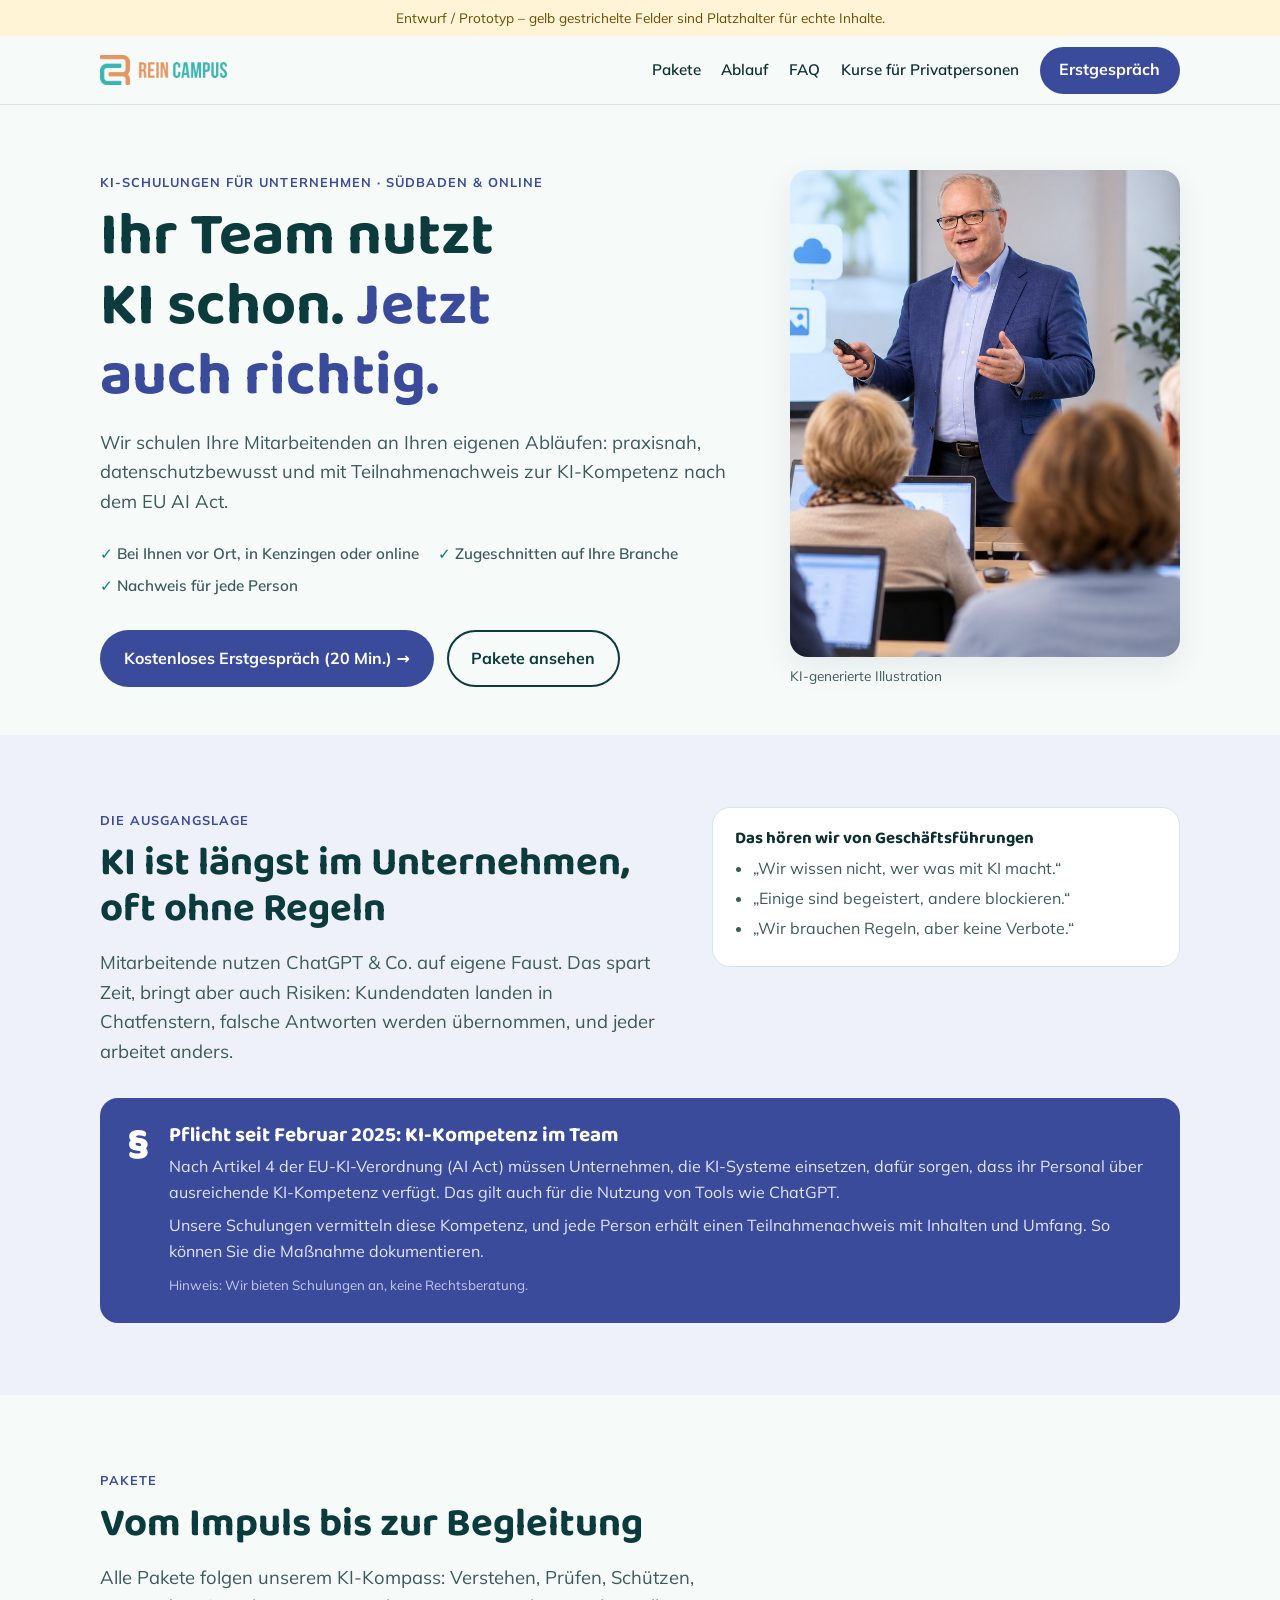
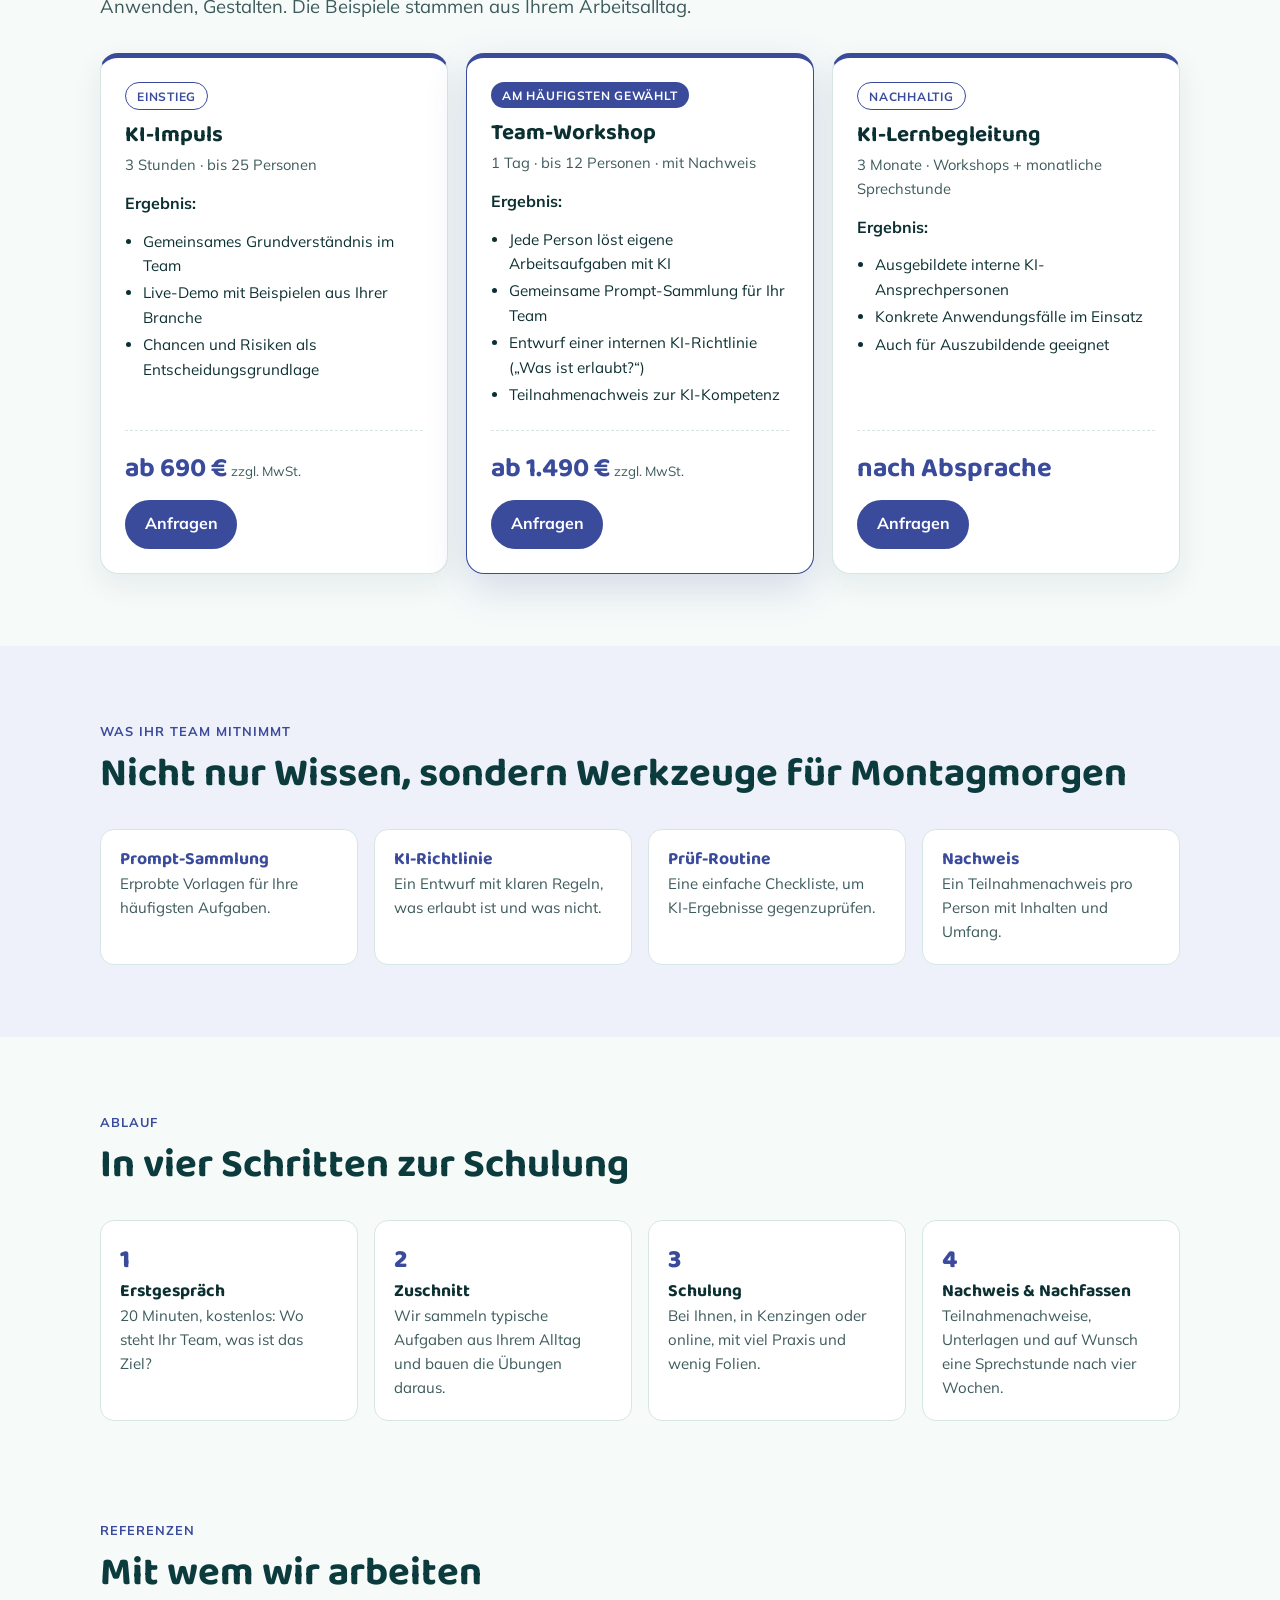
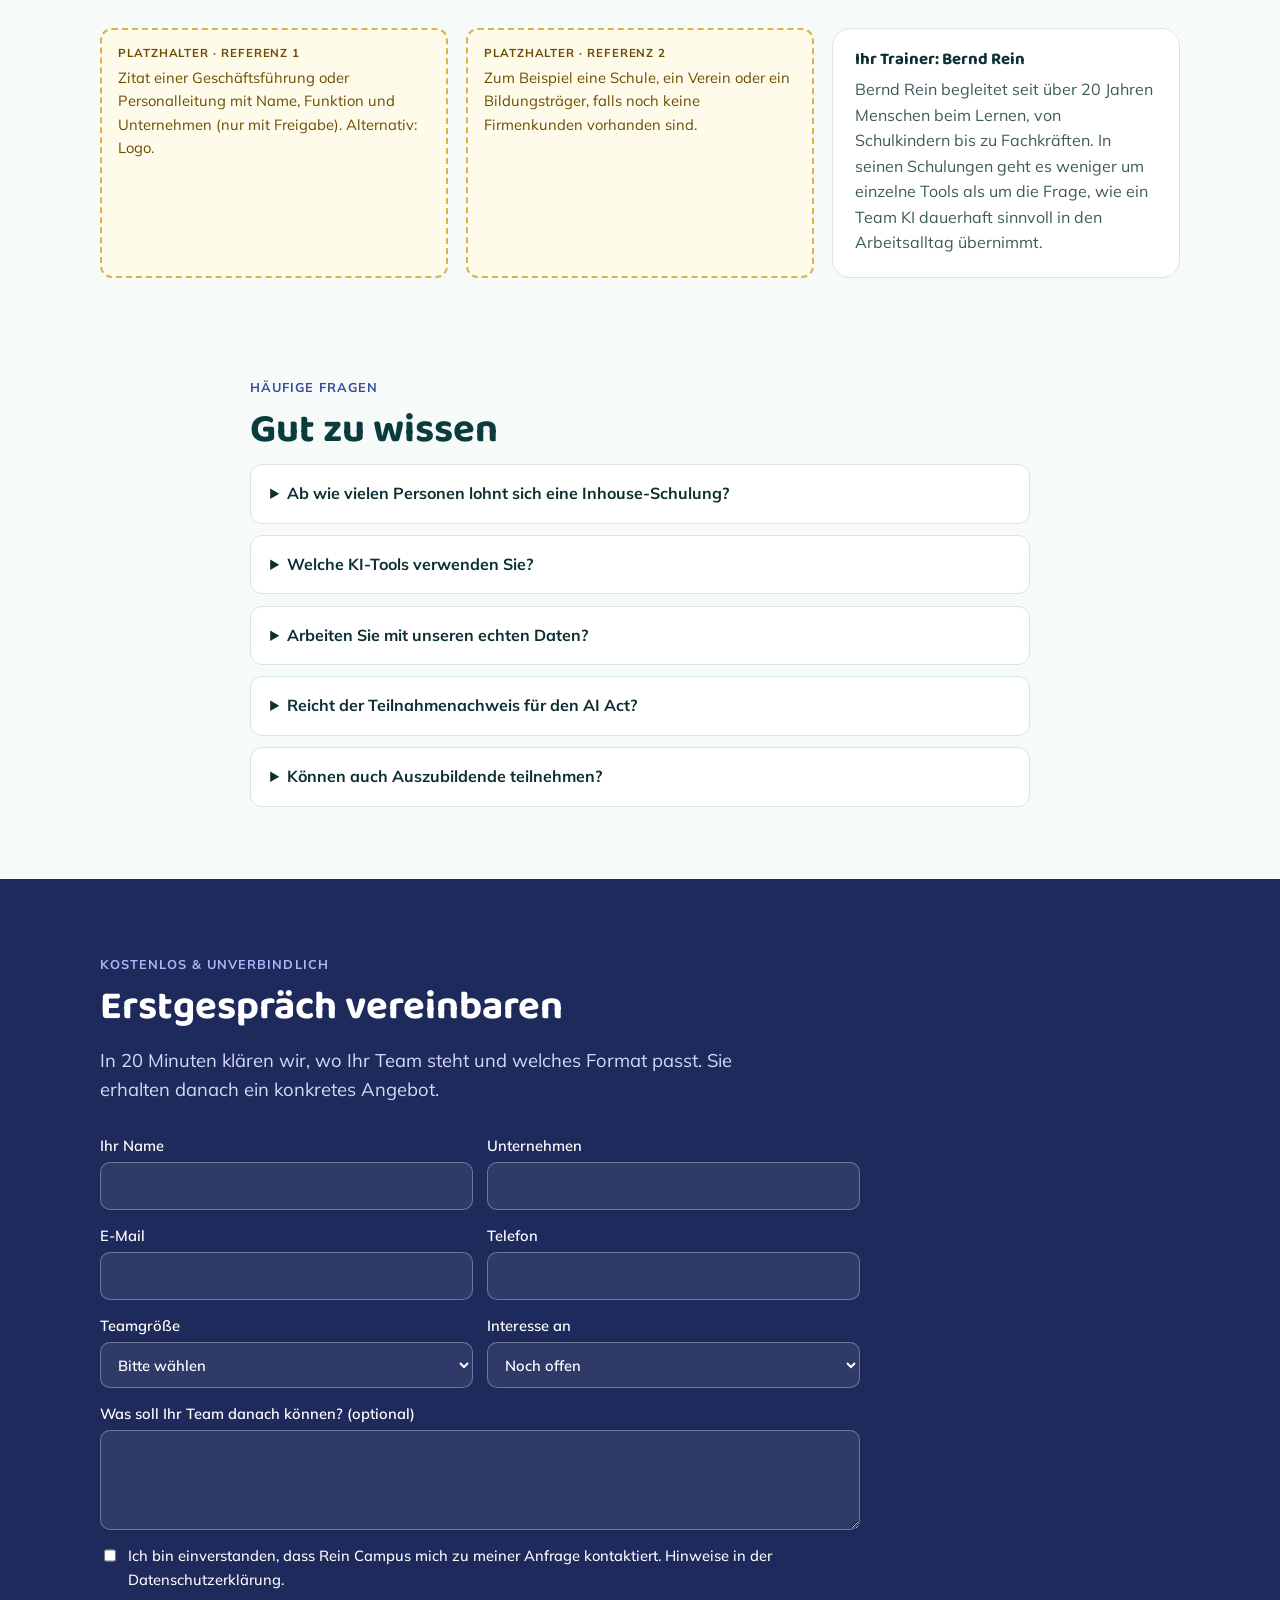
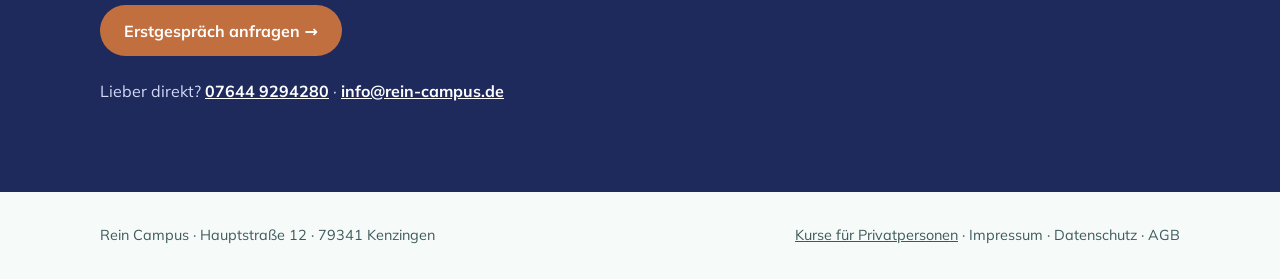
<file: firmen.html>
<!DOCTYPE html>
<html lang="de">
<head>
<meta charset="UTF-8">
<meta name="viewport" content="width=device-width, initial-scale=1.0">
<title>KI-Schulungen für Unternehmen | Rein Campus</title>
<meta name="description" content="Praxisnahe KI-Schulungen für Teams in Südbaden: an Ihren eigenen Abläufen, mit Teilnahmenachweis zur KI-Kompetenz nach Art. 4 EU AI Act. Rein Campus Kenzingen.">
<link rel="preconnect" href="https://fonts.googleapis.com">
<link rel="preconnect" href="https://fonts.gstatic.com" crossorigin>
<link href="https://fonts.googleapis.com/css2?family=Baloo+2:wght@600;700;800&family=Mulish:wght@400;500;600;700&display=swap" rel="stylesheet">
<link rel="stylesheet" href="assets/ki-kurse.css">
<style>
  body{--c:var(--c-firma);}
  .hero h1 span{color:var(--c-firma);}
  .btn-primary{background:var(--c-firma);}
  .btn-primary:hover{background:#2c3a80;}
  .aiact{display:grid; grid-template-columns:auto 1fr; gap:1.2rem; align-items:start; background:var(--c-firma); color:#fff; border-radius:var(--radius); padding:1.6rem 1.7rem; margin-top:2rem;}
  .aiact .big{font-family:var(--display); font-weight:800; font-size:2.6rem; line-height:1;}
  .aiact h3{font-size:1.3rem; margin-bottom:.4rem;}
  .aiact p{margin:0 0 .5rem; color:#e3e7fb;}
  .aiact small{color:#c2c9f0;}
  .band{background:#eef1fa;}
  .gets{display:grid; grid-template-columns:repeat(4,1fr); gap:16px; margin-top:2rem;}
  @media (max-width:860px){ .gets{grid-template-columns:1fr 1fr;} }
  @media (max-width:520px){ .gets{grid-template-columns:1fr;} }
  .gets div{background:var(--surface); border:1px solid var(--line); border-radius:14px; padding:1.2rem;}
  .gets h3{font-size:1.1rem; color:var(--c-firma); margin-bottom:.2rem;}
  .gets p{margin:0; color:var(--ink-soft); font-size:.94rem;}
  .offer.featured{box-shadow:0 14px 40px rgba(59,75,156,.18); border-color:var(--c-firma);}
  .refs{display:grid; grid-template-columns:repeat(3,1fr); gap:18px; margin-top:2rem;}
  @media (max-width:860px){ .refs{grid-template-columns:1fr;} }
  .contact{background:#1f2a5c;}
  .contact .eyebrow{color:#aab6f5;}
  .contact .lead,.direct{color:#d3d9f7;}
</style>
</head>
<body>

<div class="proto">Entwurf / Prototyp – gelb gestrichelte Felder sind Platzhalter für echte Inhalte.</div>

<header>
  <div class="wrap nav">
    <a href="ki-kurse.html" aria-label="Rein Campus Startseite"><img src="assets/reincampus-logo.png" alt="Rein Campus"></a>
    <nav class="nav-links" aria-label="Hauptnavigation">
      <a href="#pakete">Pakete</a>
      <a href="#ablauf">Ablauf</a>
      <a href="#faq">FAQ</a>
      <a href="ki-kurse.html">Kurse für Privatpersonen</a>
      <a class="btn btn-primary" href="#erstgespraech">Erstgespräch</a>
    </nav>
  </div>
</header>

<main>

  <!-- HERO -->
  <section class="hero">
    <div class="wrap">
      <div class="hero-grid">
        <div>
          <span class="eyebrow">KI-Schulungen für Unternehmen · Südbaden &amp; online</span>
          <h1>Ihr Team nutzt KI schon. <span>Jetzt auch richtig.</span></h1>
          <p class="lead">Wir schulen Ihre Mitarbeitenden an Ihren eigenen Abläufen: praxisnah, datenschutzbewusst und mit Teilnahmenachweis zur KI-Kompetenz nach dem EU AI Act.</p>
          <ul class="facts">
            <li>Bei Ihnen vor Ort, in Kenzingen oder online</li>
            <li>Zugeschnitten auf Ihre Branche</li>
            <li>Nachweis für jede Person</li>
          </ul>
          <div class="btn-row">
            <a class="btn btn-primary" href="#erstgespraech">Kostenloses Erstgespräch (20 Min.) →</a>
            <a class="btn btn-ghost" href="#pakete">Pakete ansehen</a>
          </div>
        </div>
        <figure class="hero-photo">
          <img src="assets/kurs-illustration.jpg" width="760" height="950" alt="Illustration: Kursleiter erklärt vor einem Bildschirm, Teilnehmende arbeiten an Laptops">
          <figcaption>KI-generierte Illustration</figcaption>
        </figure>
      </div>
    </div>
  </section>

  <!-- AUSGANGSLAGE + AI ACT -->
  <section class="band">
    <div class="wrap">
      <div class="head">
        <div>
          <span class="eyebrow">Die Ausgangslage</span>
          <h2>KI ist längst im Unternehmen, oft ohne Regeln</h2>
          <p class="lead">Mitarbeitende nutzen ChatGPT &amp; Co. auf eigene Faust. Das spart Zeit, bringt aber auch Risiken: Kundendaten landen in Chatfenstern, falsche Antworten werden übernommen, und jeder arbeitet anders.</p>
        </div>
        <div class="box">
          <h3>Das hören wir von Geschäftsführungen</h3>
          <ul>
            <li>„Wir wissen nicht, wer was mit KI macht.“</li>
            <li>„Einige sind begeistert, andere blockieren.“</li>
            <li>„Wir brauchen Regeln, aber keine Verbote.“</li>
          </ul>
        </div>
      </div>
      <div class="aiact">
        <div class="big" aria-hidden="true">§</div>
        <div>
          <h3>Pflicht seit Februar 2025: KI-Kompetenz im Team</h3>
          <p>Nach Artikel 4 der EU-KI-Verordnung (AI Act) müssen Unternehmen, die KI-Systeme einsetzen, dafür sorgen, dass ihr Personal über ausreichende KI-Kompetenz verfügt. Das gilt auch für die Nutzung von Tools wie ChatGPT.</p>
          <p>Unsere Schulungen vermitteln diese Kompetenz, und jede Person erhält einen Teilnahmenachweis mit Inhalten und Umfang. So können Sie die Maßnahme dokumentieren.</p>
          <small>Hinweis: Wir bieten Schulungen an, keine Rechtsberatung.</small>
        </div>
      </div>
    </div>
  </section>

  <!-- PAKETE -->
  <section id="pakete">
    <div class="wrap">
      <span class="eyebrow">Pakete</span>
      <h2>Vom Impuls bis zur Begleitung</h2>
      <p class="lead">Alle Pakete folgen unserem KI-Kompass: Verstehen, Prüfen, Schützen, Anwenden, Gestalten. Die Beispiele stammen aus Ihrem Arbeitsalltag.</p>
      <div class="offers">
        <article class="offer">
          <span class="tag soft">Einstieg</span>
          <h3>KI-Impuls</h3>
          <p class="meta">3 Stunden · bis 25 Personen</p>
          <p class="outcome">Ergebnis:</p>
          <ul>
            <li>Gemeinsames Grundverständnis im Team</li>
            <li>Live-Demo mit Beispielen aus Ihrer Branche</li>
            <li>Chancen und Risiken als Entscheidungsgrundlage</li>
          </ul>
          <div class="price"><div><strong>ab 690 €</strong> <small>zzgl. MwSt.</small></div><a class="btn" href="#erstgespraech" data-interest="KI-Impuls">Anfragen</a></div>
        </article>
        <article class="offer featured">
          <span class="tag">Am häufigsten gewählt</span>
          <h3>Team-Workshop</h3>
          <p class="meta">1 Tag · bis 12 Personen · mit Nachweis</p>
          <p class="outcome">Ergebnis:</p>
          <ul>
            <li>Jede Person löst eigene Arbeitsaufgaben mit KI</li>
            <li>Gemeinsame Prompt-Sammlung für Ihr Team</li>
            <li>Entwurf einer internen KI-Richtlinie („Was ist erlaubt?“)</li>
            <li>Teilnahmenachweis zur KI-Kompetenz</li>
          </ul>
          <div class="price"><div><strong>ab 1.490 €</strong> <small>zzgl. MwSt.</small></div><a class="btn" href="#erstgespraech" data-interest="Team-Workshop">Anfragen</a></div>
        </article>
        <article class="offer">
          <span class="tag soft">Nachhaltig</span>
          <h3>KI-Lernbegleitung</h3>
          <p class="meta">3 Monate · Workshops + monatliche Sprechstunde</p>
          <p class="outcome">Ergebnis:</p>
          <ul>
            <li>Ausgebildete interne KI-Ansprechpersonen</li>
            <li>Konkrete Anwendungsfälle im Einsatz</li>
            <li>Auch für Auszubildende geeignet</li>
          </ul>
          <div class="price"><div><strong>nach Absprache</strong></div><a class="btn" href="#erstgespraech" data-interest="KI-Lernbegleitung">Anfragen</a></div>
        </article>
      </div>
    </div>
  </section>

  <!-- WAS IHR TEAM MITNIMMT -->
  <section class="band">
    <div class="wrap">
      <span class="eyebrow">Was Ihr Team mitnimmt</span>
      <h2>Nicht nur Wissen, sondern Werkzeuge für Montagmorgen</h2>
      <div class="gets">
        <div><h3>Prompt-Sammlung</h3><p>Erprobte Vorlagen für Ihre häufigsten Aufgaben.</p></div>
        <div><h3>KI-Richtlinie</h3><p>Ein Entwurf mit klaren Regeln, was erlaubt ist und was nicht.</p></div>
        <div><h3>Prüf-Routine</h3><p>Eine einfache Checkliste, um KI-Ergebnisse gegenzuprüfen.</p></div>
        <div><h3>Nachweis</h3><p>Ein Teilnahmenachweis pro Person mit Inhalten und Umfang.</p></div>
      </div>
    </div>
  </section>

  <!-- ABLAUF -->
  <section id="ablauf">
    <div class="wrap">
      <span class="eyebrow">Ablauf</span>
      <h2>In vier Schritten zur Schulung</h2>
      <div class="steps">
        <div><h3>Erstgespräch</h3><p>20 Minuten, kostenlos: Wo steht Ihr Team, was ist das Ziel?</p></div>
        <div><h3>Zuschnitt</h3><p>Wir sammeln typische Aufgaben aus Ihrem Alltag und bauen die Übungen daraus.</p></div>
        <div><h3>Schulung</h3><p>Bei Ihnen, in Kenzingen oder online, mit viel Praxis und wenig Folien.</p></div>
        <div><h3>Nachweis &amp; Nachfassen</h3><p>Teilnahmenachweise, Unterlagen und auf Wunsch eine Sprechstunde nach vier Wochen.</p></div>
      </div>
    </div>
  </section>

  <!-- REFERENZEN -->
  <section style="padding-top:24px;">
    <div class="wrap">
      <span class="eyebrow">Referenzen</span>
      <h2>Mit wem wir arbeiten</h2>
      <div class="refs">
        <div class="ph"><b>Platzhalter · Referenz 1</b>Zitat einer Geschäftsführung oder Personalleitung mit Name, Funktion und Unternehmen (nur mit Freigabe). Alternativ: Logo.</div>
        <div class="ph"><b>Platzhalter · Referenz 2</b>Zum Beispiel eine Schule, ein Verein oder ein Bildungsträger, falls noch keine Firmenkunden vorhanden sind.</div>
        <div class="box"><h3>Ihr Trainer: Bernd Rein</h3><p style="margin:0;color:var(--ink-soft);">Bernd Rein begleitet seit über 20 Jahren Menschen beim Lernen, von Schulkindern bis zu Fachkräften. In seinen Schulungen geht es weniger um einzelne Tools als um die Frage, wie ein Team KI dauerhaft sinnvoll in den Arbeitsalltag übernimmt.</p></div>
      </div>
    </div>
  </section>

  <!-- FAQ -->
  <section id="faq" style="padding-top:24px;">
    <div class="wrap narrow">
      <span class="eyebrow">Häufige Fragen</span>
      <h2>Gut zu wissen</h2>
      <details><summary>Ab wie vielen Personen lohnt sich eine Inhouse-Schulung?</summary><p>Ab etwa fünf Personen. Für kleinere Teams bieten wir gemeinsame Termine mit anderen Unternehmen an. Fragen Sie im Erstgespräch danach.</p></details>
      <details><summary>Welche KI-Tools verwenden Sie?</summary><p>Die Tools, die Ihr Team nutzt oder nutzen darf, z. B. ChatGPT, Microsoft Copilot, Claude oder Perplexity. Falls Sie noch keine Vorgaben haben, helfen wir bei der Auswahl.</p></details>
      <details><summary>Arbeiten Sie mit unseren echten Daten?</summary><p>Nein. Wir üben mit realistischen, aber anonymisierten Beispielen. Wie man im Alltag mit echten Daten umgeht, ist selbst Teil der Schulung.</p></details>
      <details><summary>Reicht der Teilnahmenachweis für den AI Act?</summary><p>Der Nachweis dokumentiert, welche Inhalte in welchem Umfang geschult wurden. Welche Maßnahmen in Ihrem Unternehmen insgesamt angemessen sind, hängt von Ihrem KI-Einsatz ab. Das besprechen wir im Erstgespräch; eine Rechtsberatung ersetzt es nicht.</p></details>
      <details><summary>Können auch Auszubildende teilnehmen?</summary><p>Ja. Für Azubi-Jahrgänge haben wir ein eigenes Format, das auf unserem KI-Führerschein für Jugendliche aufbaut.</p></details>
    </div>
  </section>

  <!-- ERSTGESPRÄCH -->
  <section class="contact" id="erstgespraech">
    <div class="wrap">
      <span class="eyebrow">Kostenlos &amp; unverbindlich</span>
      <h2>Erstgespräch vereinbaren</h2>
      <p class="lead">In 20 Minuten klären wir, wo Ihr Team steht und welches Format passt. Sie erhalten danach ein konkretes Angebot.</p>
      <form id="b2b-form">
        <label>Ihr Name<input name="name" required autocomplete="name"></label>
        <label>Unternehmen<input name="firma" required autocomplete="organization"></label>
        <label>E-Mail<input type="email" name="email" required autocomplete="email"></label>
        <label>Telefon<input type="tel" name="telefon" autocomplete="tel"></label>
        <label>Teamgröße
          <select name="team" required>
            <option value="">Bitte wählen</option>
            <option>bis 10 Personen</option>
            <option>11 – 25 Personen</option>
            <option>26 – 100 Personen</option>
            <option>mehr als 100 Personen</option>
          </select>
        </label>
        <label>Interesse an
          <select name="paket" id="paket-select">
            <option>Noch offen</option>
            <option>KI-Impuls</option>
            <option>Team-Workshop</option>
            <option>KI-Lernbegleitung</option>
          </select>
        </label>
        <label class="full">Was soll Ihr Team danach können? (optional)<textarea name="ziel"></textarea></label>
        <label class="full check"><input type="checkbox" required> Ich bin einverstanden, dass Rein Campus mich zu meiner Anfrage kontaktiert. Hinweise in der Datenschutzerklärung.</label>
        <div class="full"><button class="btn btn-primary" type="submit" style="background:var(--orange-strong);">Erstgespräch anfragen →</button>
          <p class="form-ok" id="form-ok">Danke! (Prototyp: Es wurden keine Daten gesendet.)</p></div>
      </form>
      <p class="direct">Lieber direkt? <a href="tel:+4976449294280">07644 9294280</a> · <a href="mailto:info@rein-campus.de">info@rein-campus.de</a></p>
    </div>
  </section>
</main>

<footer>
  <div class="wrap">
    <span>Rein Campus · Hauptstraße 12 · 79341 Kenzingen</span>
    <span><a href="ki-kurse.html">Kurse für Privatpersonen</a> · Impressum · Datenschutz · AGB</span>
  </div>
</footer>

<script>
  const select = document.getElementById('paket-select');
  document.querySelectorAll('[data-interest]').forEach(a => {
    a.addEventListener('click', () => { select.value = a.dataset.interest; });
  });
  document.getElementById('b2b-form').addEventListener('submit', e => {
    e.preventDefault();
    document.getElementById('form-ok').classList.add('show');
  });
</script>
</body>
</html>
</file>
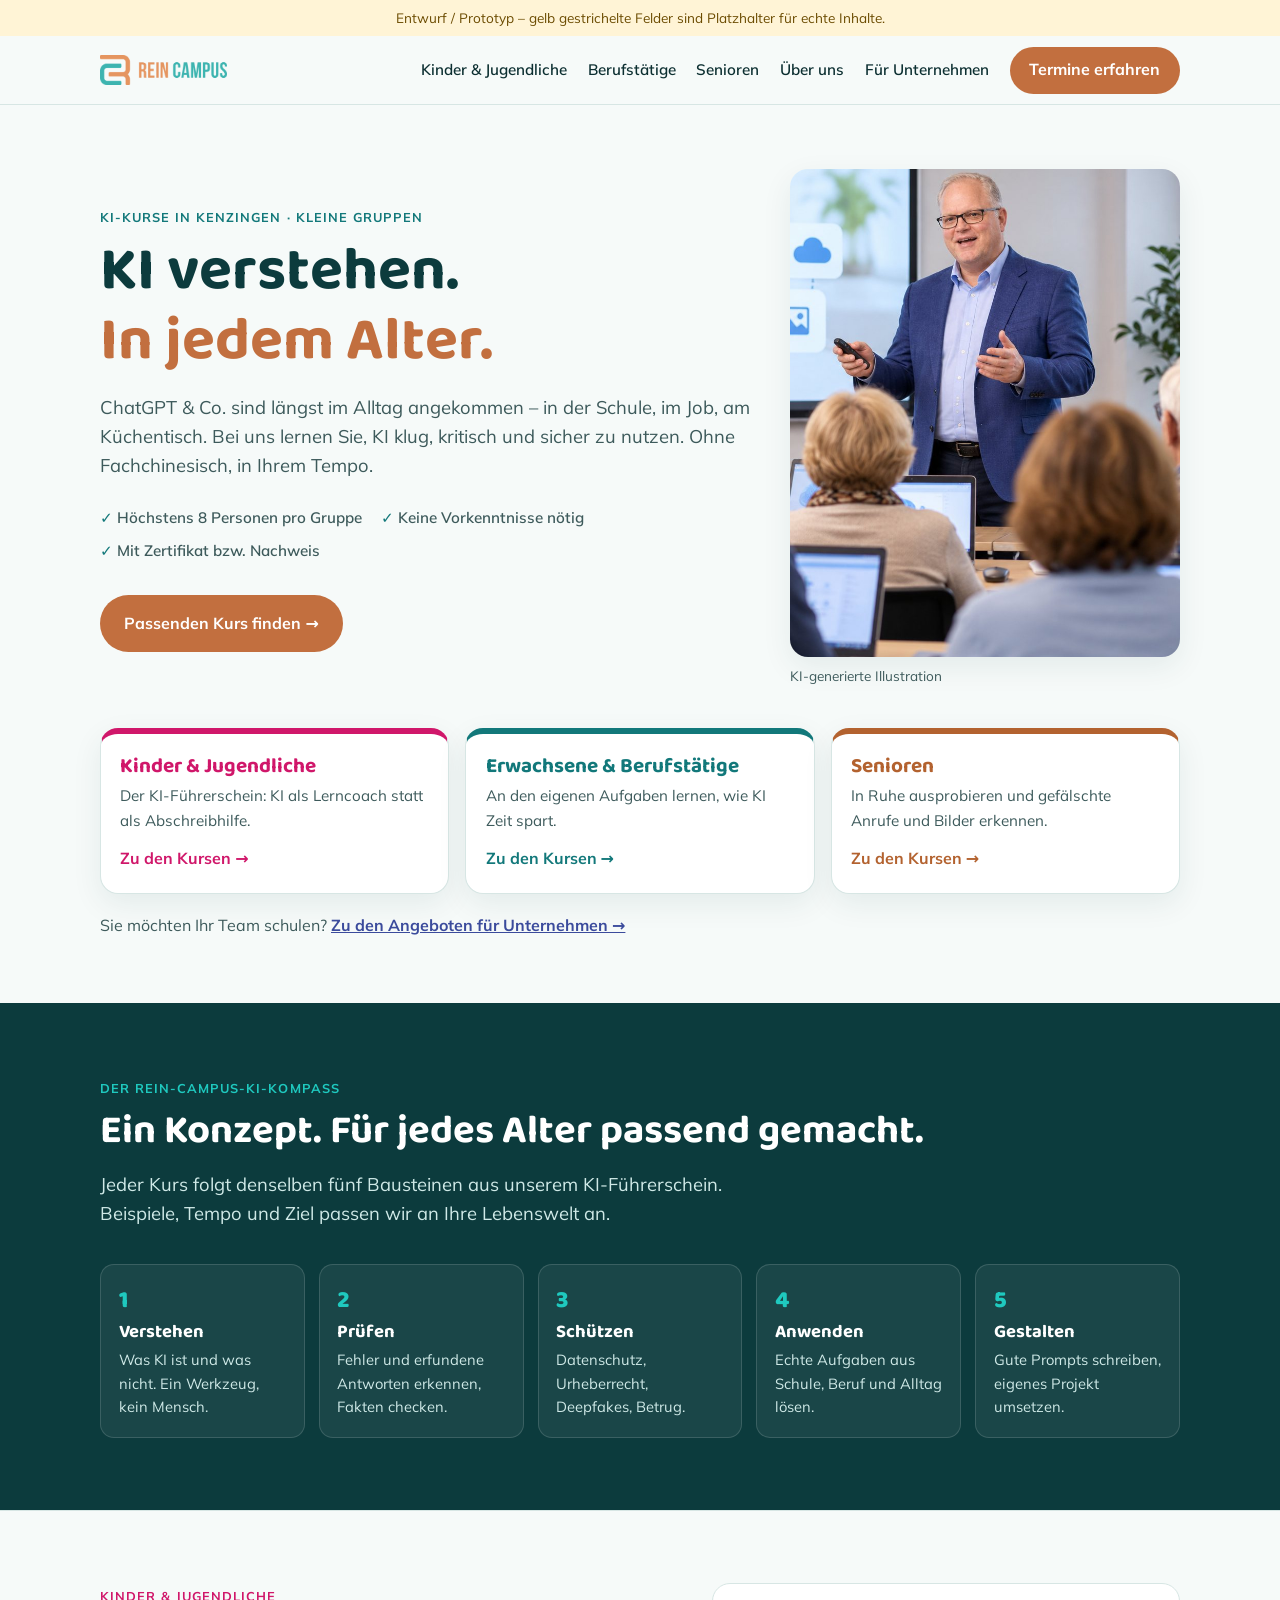
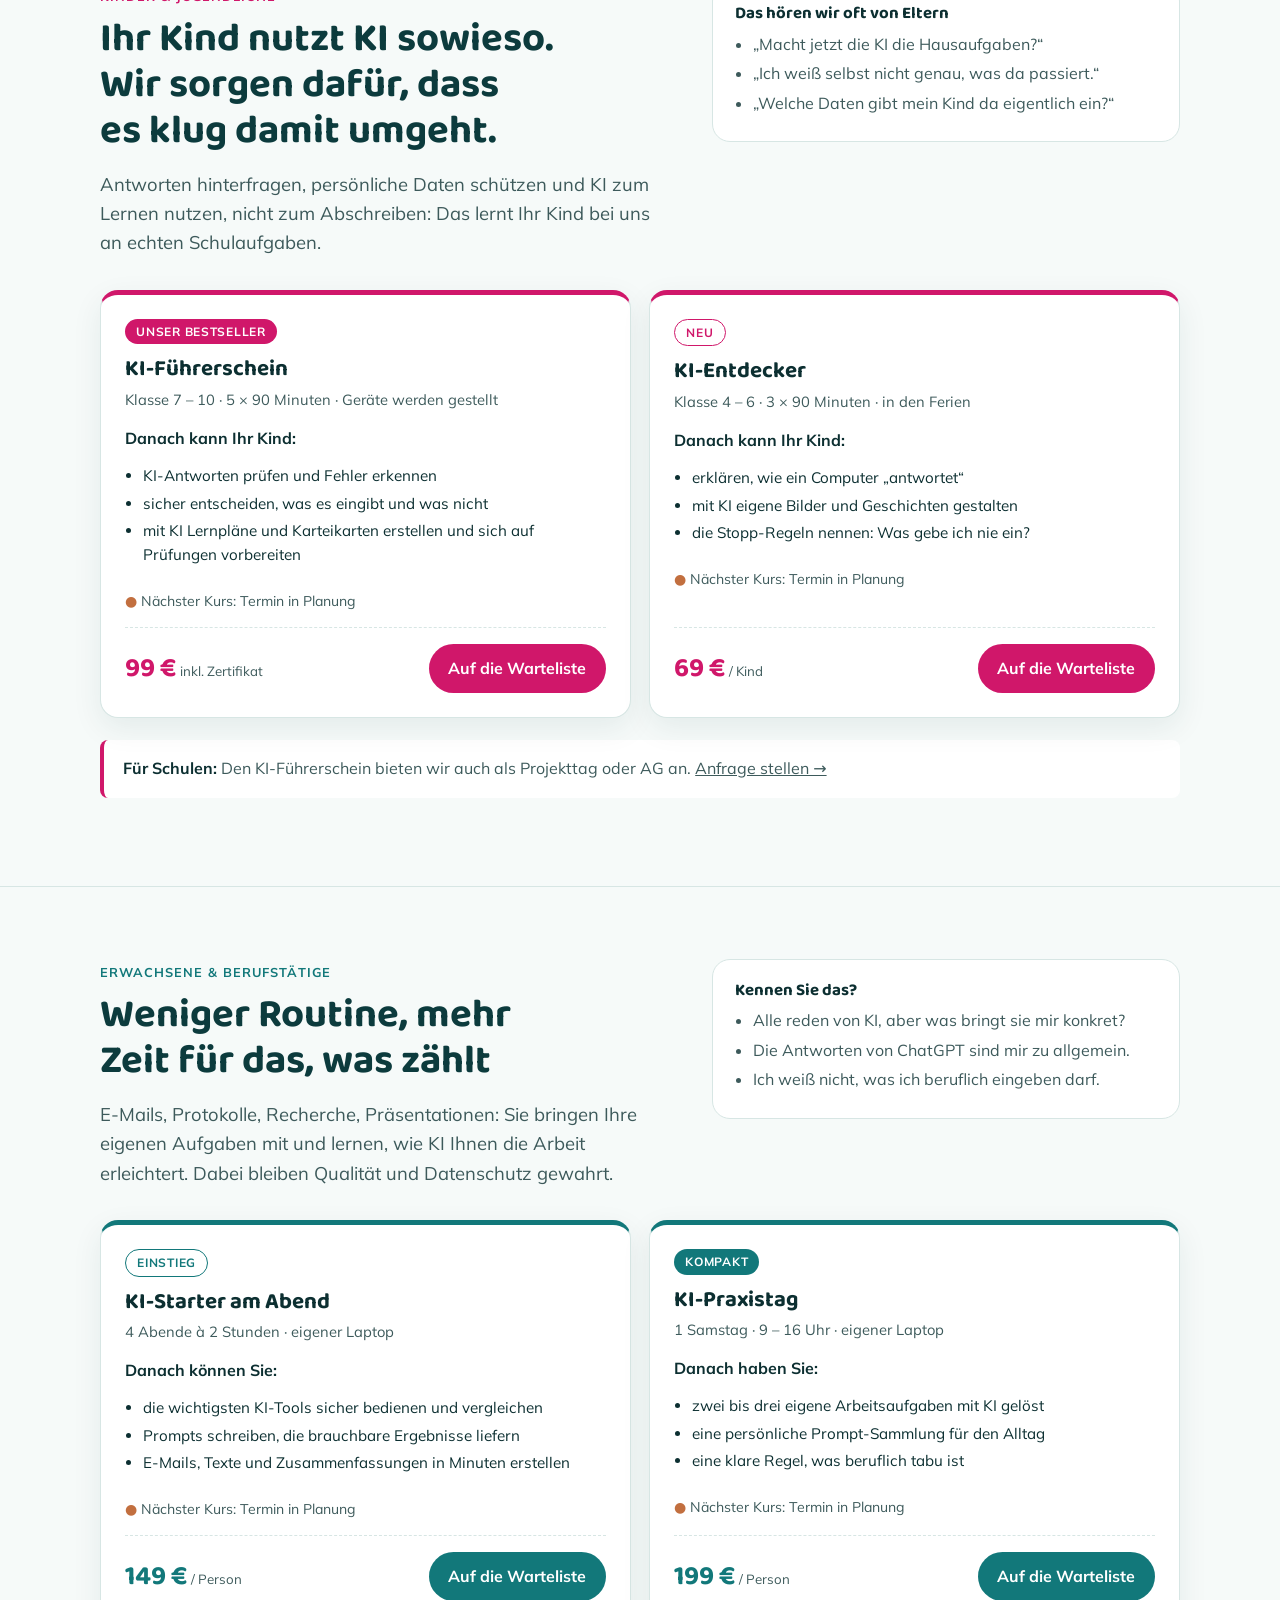
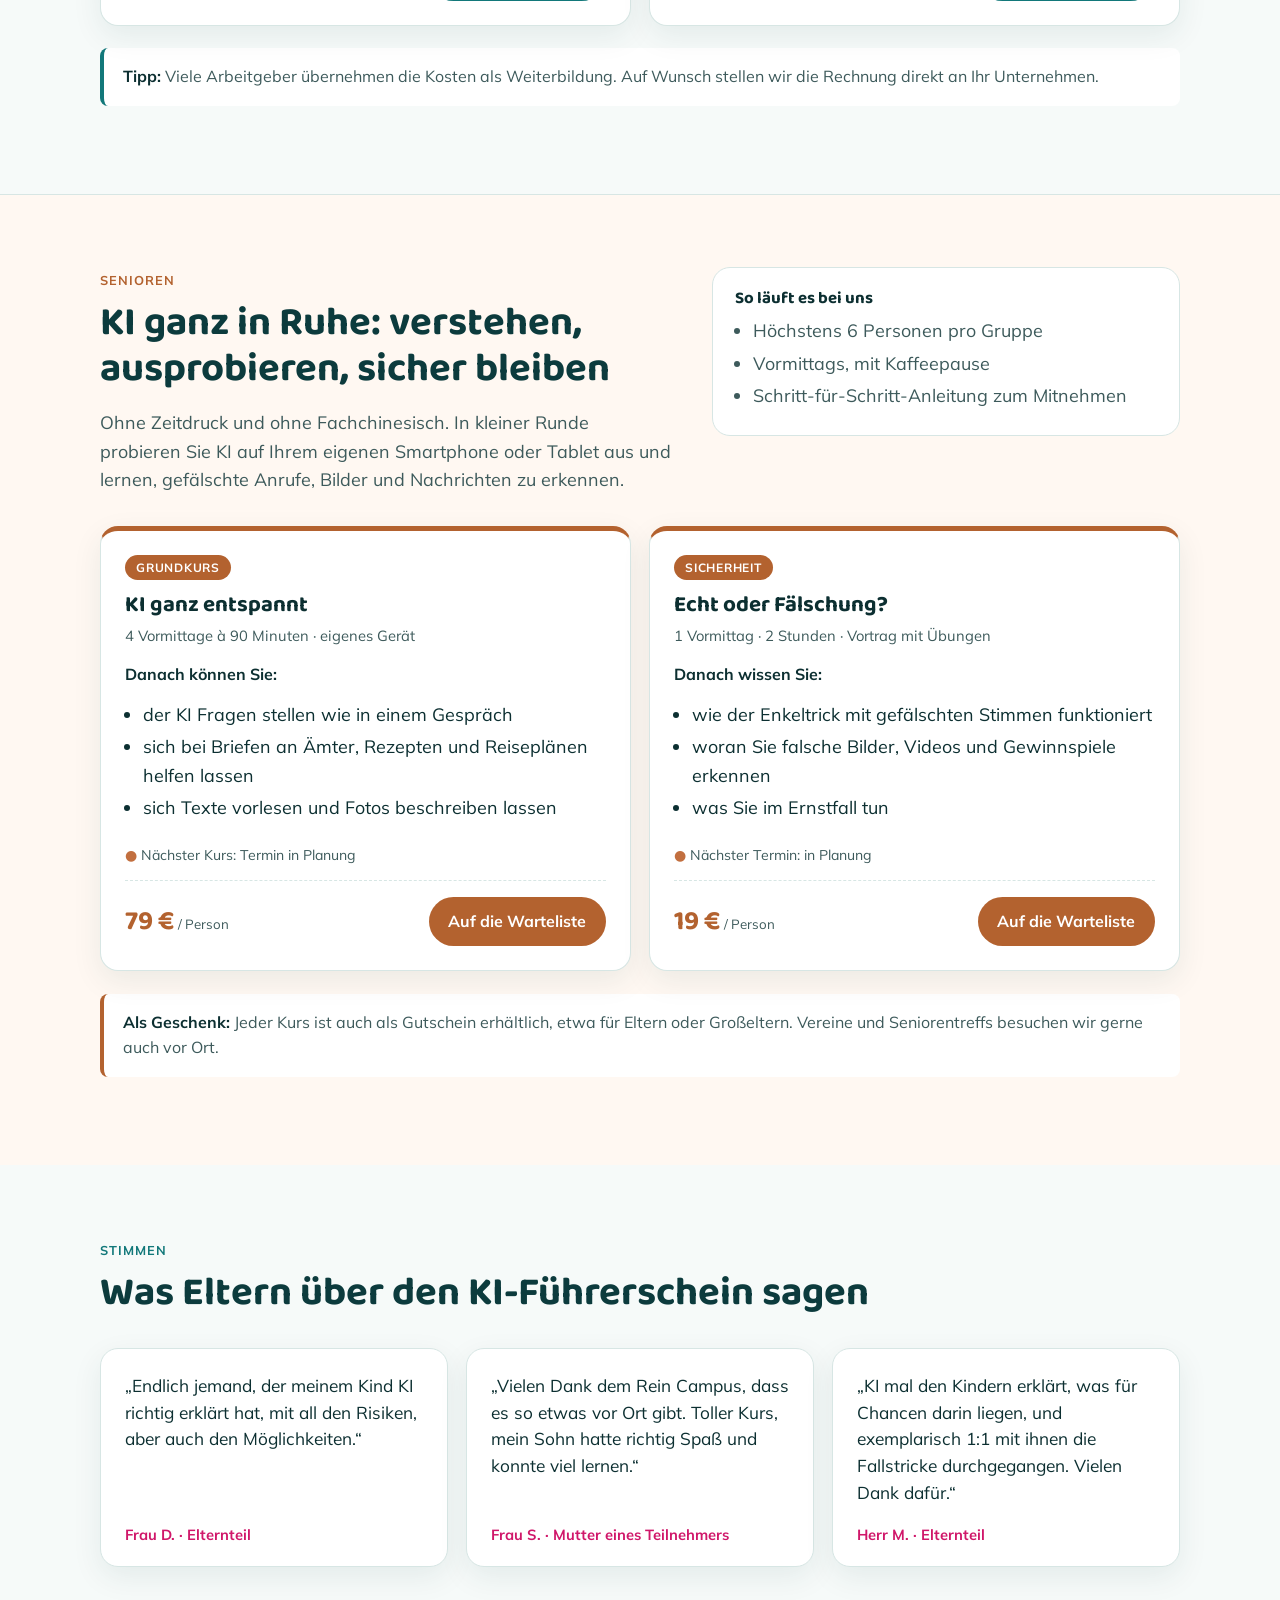
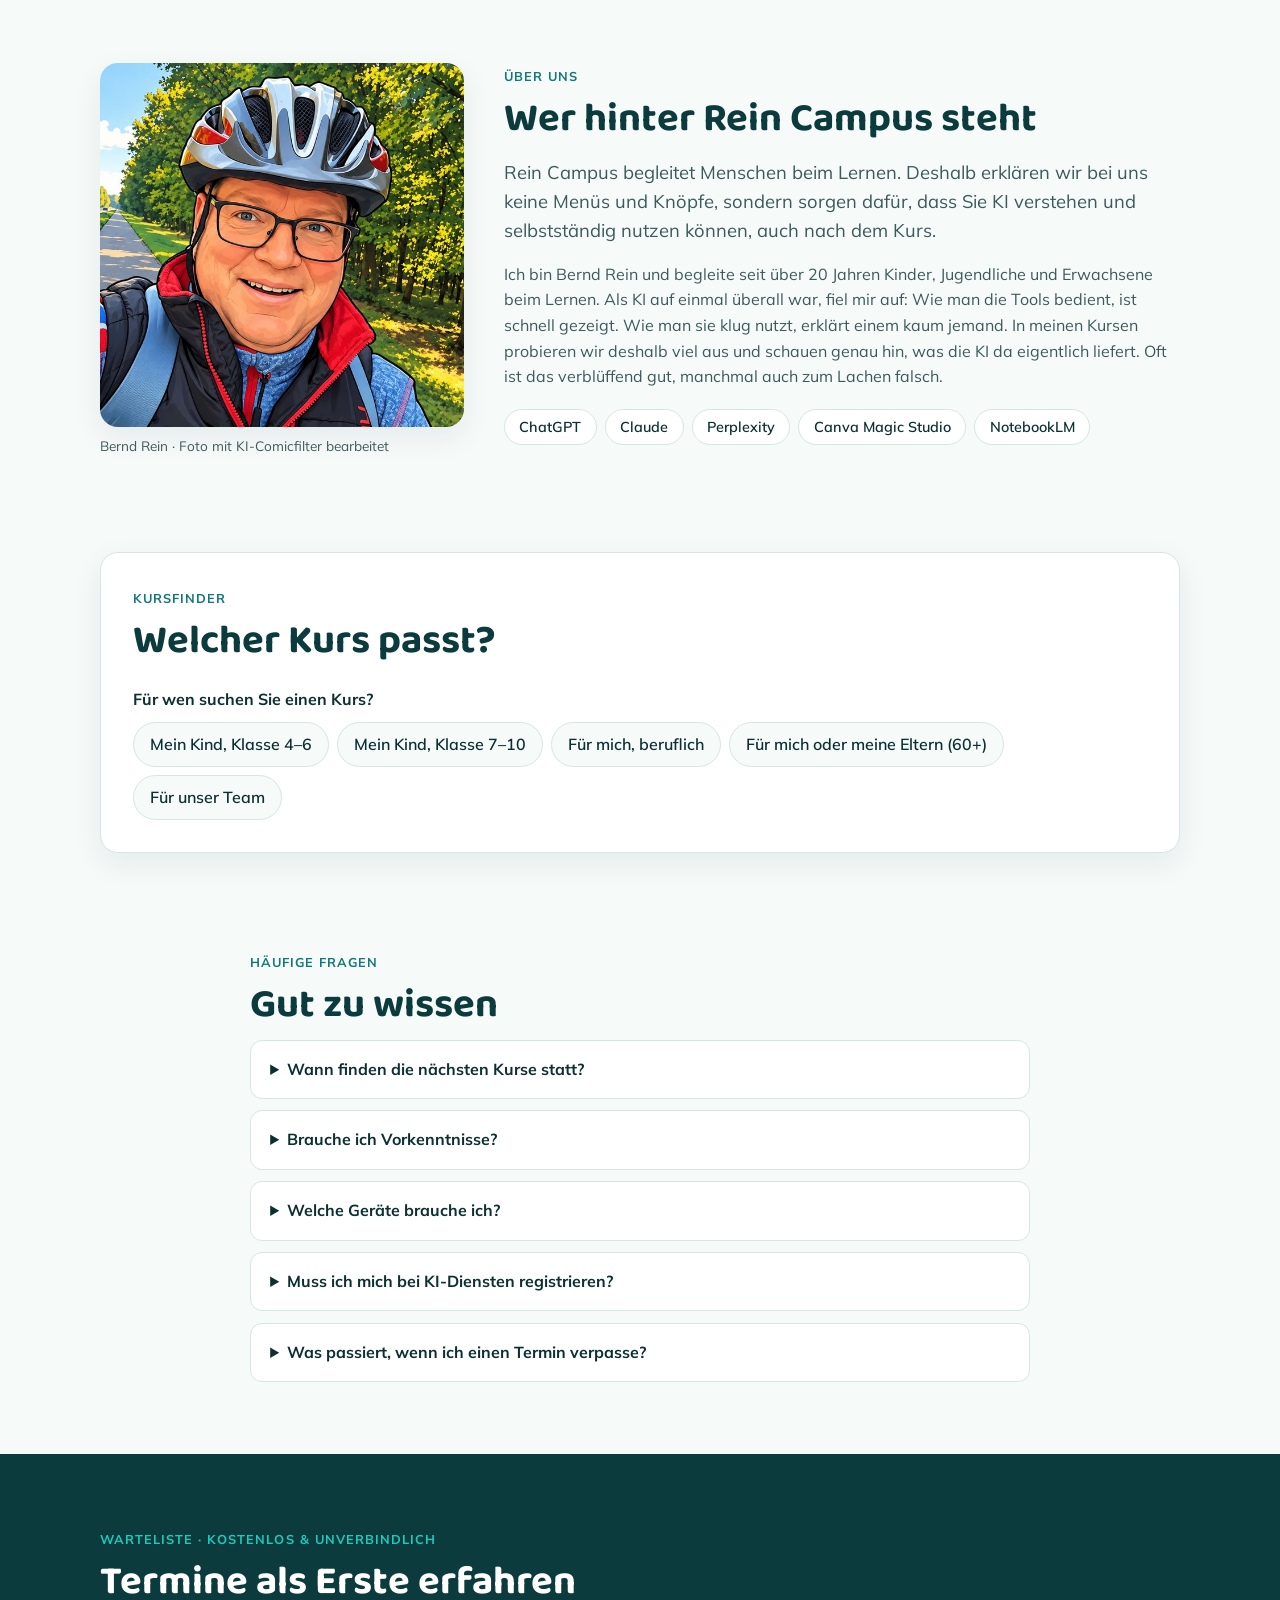
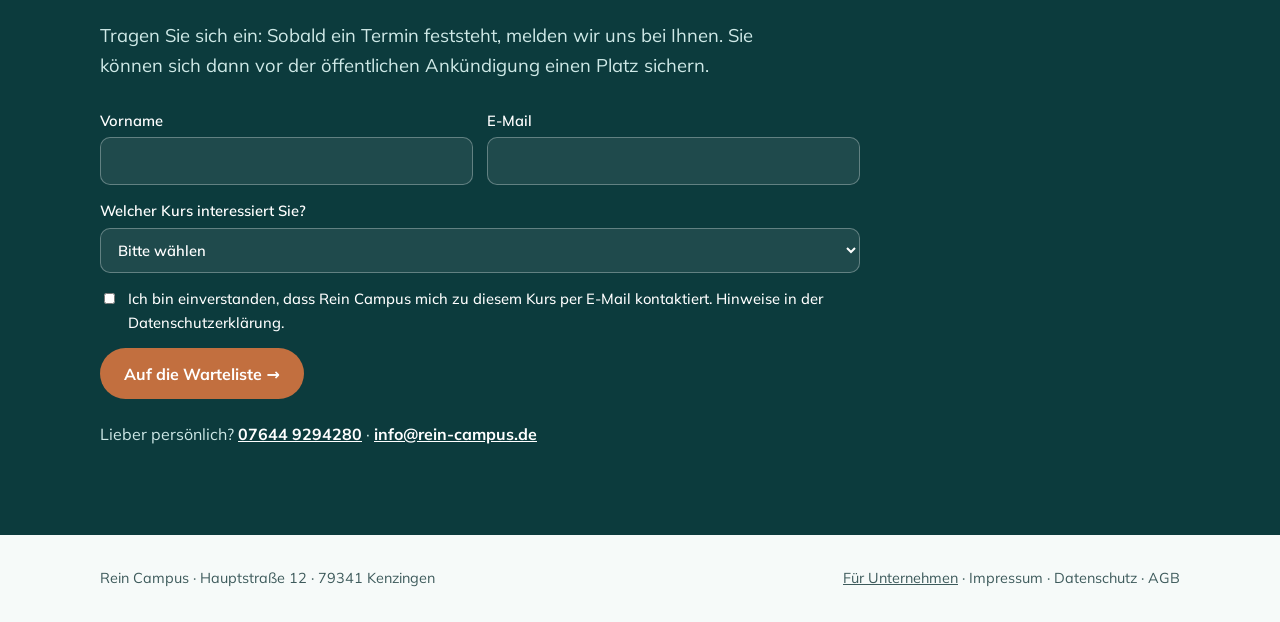
<file: ki-kurse.html>
<!DOCTYPE html>
<html lang="de">
<head>
<meta charset="UTF-8">
<meta name="viewport" content="width=device-width, initial-scale=1.0">
<title>KI-Kurse für jedes Alter | Rein Campus Kenzingen</title>
<meta name="description" content="KI verstehen, kritisch nutzen, sicher anwenden – in kleinen Gruppen für Kinder und Jugendliche, Berufstätige und Senioren. Rein Campus Kenzingen.">
<link rel="preconnect" href="https://fonts.googleapis.com">
<link rel="preconnect" href="https://fonts.gstatic.com" crossorigin>
<link href="https://fonts.googleapis.com/css2?family=Baloo+2:wght@600;700;800&family=Mulish:wght@400;500;600;700&display=swap" rel="stylesheet">
<link rel="stylesheet" href="assets/ki-kurse.css">
<style>
  .aud-grid{display:grid; grid-template-columns:repeat(3,1fr); gap:16px; margin-top:2.6rem;}
  @media (max-width:860px){ .aud-grid{grid-template-columns:1fr;} }
  .aud{
    display:flex; flex-direction:column; gap:.35rem; text-decoration:none;
    background:var(--surface); border:1px solid var(--line); border-top:6px solid var(--c);
    border-radius:var(--radius); padding:1.3rem 1.2rem; box-shadow:var(--shadow); transition:transform .15s ease;
  }
  .aud:hover{transform:translateY(-3px);}
  .aud h3{font-size:1.3rem; color:var(--c);}
  .aud p{margin:0; color:var(--ink-soft); font-size:.95rem;}
  .aud .more{margin-top:auto; padding-top:.5rem; font-weight:700; color:var(--c);}
  .b2b-hint{margin-top:1.2rem; color:var(--ink-soft);}
  .b2b-hint a{font-weight:700; color:var(--c-firma);}

  .kompass{background:var(--teal-deep); color:#fff; --c:var(--teal-pop);}
  .kompass h2{color:#fff;}
  .kompass .lead{color:#cfe9e7;}
  .pillars{display:grid; grid-template-columns:repeat(5,1fr); gap:14px; margin-top:2.2rem;}
  @media (max-width:900px){ .pillars{grid-template-columns:1fr 1fr;} }
  @media (max-width:520px){ .pillars{grid-template-columns:1fr;} }
  .pillar{background:rgba(255,255,255,.06); border:1px solid rgba(255,255,255,.14); border-radius:14px; padding:1.1rem;}
  .pillar .n{font-family:var(--display); font-weight:800; color:var(--teal-pop); font-size:1.5rem;}
  .pillar h3{font-size:1.15rem; margin:.1rem 0 .3rem;}
  .pillar p{margin:0; font-size:.92rem; color:#cfe9e7;}

  .target{border-top:1px solid var(--line);}
  #jugendliche{--c:var(--c-jugend);}
  #berufstaetige{--c:var(--c-beruf);}
  #senioren{--c:var(--c-senior); background:#fff8f2;}
  #senioren .lead,#senioren .offer ul,#senioren .box ul{font-size:1.12rem;}
  .aud.jugend{--c:var(--c-jugend);} .aud.beruf{--c:var(--c-beruf);} .aud.senior{--c:var(--c-senior);}

  .about-grid{display:grid; grid-template-columns:.7fr 1.3fr; gap:40px; align-items:start;}
  @media (max-width:860px){ .about-grid{grid-template-columns:1fr;} }
  .about-grid .photo{aspect-ratio:1;}
  .about p{color:var(--ink-soft);}
  .quote{margin:0; background:var(--surface); border:1px solid var(--line); border-radius:var(--radius); padding:1.5rem 1.5rem 1.2rem; box-shadow:var(--shadow); display:flex; flex-direction:column;}
  .quote blockquote{margin:0 0 1rem; font-size:1.08rem; line-height:1.55;}
  .quote figcaption{margin-top:auto; font-weight:700; color:var(--c-jugend); font-size:.92rem;}
  .portrait{margin:0;}
  .portrait img{display:block; width:100%; height:auto; border-radius:var(--radius); box-shadow:var(--shadow);}
  .portrait figcaption{margin-top:.5rem; font-size:.85rem; color:var(--ink-soft);}
  .tools{display:flex; flex-wrap:wrap; gap:.5rem; margin-top:1.2rem;}
  .tools span{background:var(--surface); border:1px solid var(--line); border-radius:999px; padding:.35rem .9rem; font-weight:600; font-size:.9rem;}

  .finder{background:var(--surface); border:1px solid var(--line); border-radius:var(--radius); padding:2rem; box-shadow:var(--shadow);}
  .q{margin-top:1.4rem;}
  .q p{font-weight:700; margin:0 0 .6rem;}
  .chips{display:flex; flex-wrap:wrap; gap:.5rem;}
  .chip{border:1.5px solid var(--line); background:var(--bg); border-radius:999px; padding:.55rem 1rem; font:inherit; font-weight:600; cursor:pointer; color:var(--ink);}
  .chip[aria-pressed="true"]{background:var(--teal); border-color:var(--teal); color:#fff;}
  .result{margin-top:1.6rem; padding:1.2rem 1.4rem; border-radius:14px; background:#e8f7f5; display:none;}
  .result.show{display:block;}
  .result h3{font-size:1.3rem; color:var(--teal-deep);}
  .result p{margin:.4rem 0 .9rem; color:var(--ink-soft);}
</style>
</head>
<body>

<div class="proto">Entwurf / Prototyp – gelb gestrichelte Felder sind Platzhalter für echte Inhalte.</div>

<header>
  <div class="wrap nav">
    <a href="#top" aria-label="Rein Campus Startseite"><img src="assets/reincampus-logo.png" alt="Rein Campus"></a>
    <nav class="nav-links" aria-label="Hauptnavigation">
      <a href="#jugendliche">Kinder &amp; Jugendliche</a>
      <a href="#berufstaetige">Berufstätige</a>
      <a href="#senioren">Senioren</a>
      <a href="#ueber-uns">Über uns</a>
      <a href="firmen.html">Für Unternehmen</a>
      <a class="btn btn-primary" href="#warteliste">Termine erfahren</a>
    </nav>
  </div>
</header>

<main id="top">

  <!-- HERO -->
  <section class="hero">
    <div class="wrap">
      <div class="hero-grid">
        <div>
          <span class="eyebrow">KI-Kurse in Kenzingen · kleine Gruppen</span>
          <h1>KI verstehen. <span>In jedem Alter.</span></h1>
          <p class="lead">ChatGPT &amp; Co. sind längst im Alltag angekommen – in der Schule, im Job, am Küchentisch. Bei uns lernen Sie, KI klug, kritisch und sicher zu nutzen. Ohne Fachchinesisch, in Ihrem Tempo.</p>
          <ul class="facts">
            <li>Höchstens 8 Personen pro Gruppe</li>
            <li>Keine Vorkenntnisse nötig</li>
            <li>Mit Zertifikat bzw. Nachweis</li>
          </ul>
          <div class="btn-row">
            <a class="btn btn-primary" href="#kursfinder">Passenden Kurs finden →</a>
          </div>
        </div>
        <figure class="hero-photo">
          <img src="assets/kurs-illustration.jpg" width="760" height="950" alt="Illustration: Kursleiter erklärt vor einem Bildschirm, Teilnehmende arbeiten an Laptops">
          <figcaption>KI-generierte Illustration</figcaption>
        </figure>
      </div>

      <div class="aud-grid">
        <a class="aud jugend" href="#jugendliche">
          <h3>Kinder &amp; Jugendliche</h3>
          <p>Der KI-Führerschein: KI als Lerncoach statt als Abschreibhilfe.</p>
          <span class="more">Zu den Kursen →</span>
        </a>
        <a class="aud beruf" href="#berufstaetige">
          <h3>Erwachsene &amp; Berufstätige</h3>
          <p>An den eigenen Aufgaben lernen, wie KI Zeit spart.</p>
          <span class="more">Zu den Kursen →</span>
        </a>
        <a class="aud senior" href="#senioren">
          <h3>Senioren</h3>
          <p>In Ruhe ausprobieren und gefälschte Anrufe und Bilder erkennen.</p>
          <span class="more">Zu den Kursen →</span>
        </a>
      </div>
      <p class="b2b-hint">Sie möchten Ihr Team schulen? <a href="firmen.html">Zu den Angeboten für Unternehmen →</a></p>
    </div>
  </section>

  <!-- KONZEPT -->
  <section class="kompass" id="kompass">
    <div class="wrap">
      <span class="eyebrow">Der Rein-Campus-KI-Kompass</span>
      <h2>Ein Konzept. Für jedes Alter passend gemacht.</h2>
      <p class="lead">Jeder Kurs folgt denselben fünf Bausteinen aus unserem KI-Führerschein. Beispiele, Tempo und Ziel passen wir an Ihre Lebenswelt an.</p>
      <div class="pillars">
        <div class="pillar"><div class="n">1</div><h3>Verstehen</h3><p>Was KI ist und was nicht. Ein Werkzeug, kein Mensch.</p></div>
        <div class="pillar"><div class="n">2</div><h3>Prüfen</h3><p>Fehler und erfundene Antworten erkennen, Fakten checken.</p></div>
        <div class="pillar"><div class="n">3</div><h3>Schützen</h3><p>Datenschutz, Urheberrecht, Deepfakes, Betrug.</p></div>
        <div class="pillar"><div class="n">4</div><h3>Anwenden</h3><p>Echte Aufgaben aus Schule, Beruf und Alltag lösen.</p></div>
        <div class="pillar"><div class="n">5</div><h3>Gestalten</h3><p>Gute Prompts schreiben, eigenes Projekt umsetzen.</p></div>
      </div>
    </div>
  </section>

  <!-- JUGENDLICHE -->
  <section class="target" id="jugendliche">
    <div class="wrap">
      <div class="head">
        <div>
          <span class="eyebrow">Kinder &amp; Jugendliche</span>
          <h2>Ihr Kind nutzt KI sowieso. Wir sorgen dafür, dass es klug damit umgeht.</h2>
          <p class="lead">Antworten hinterfragen, persönliche Daten schützen und KI zum Lernen nutzen, nicht zum Abschreiben: Das lernt Ihr Kind bei uns an echten Schulaufgaben.</p>
        </div>
        <div class="box">
          <h3>Das hören wir oft von Eltern</h3>
          <ul>
            <li>„Macht jetzt die KI die Hausaufgaben?“</li>
            <li>„Ich weiß selbst nicht genau, was da passiert.“</li>
            <li>„Welche Daten gibt mein Kind da eigentlich ein?“</li>
          </ul>
        </div>
      </div>
      <div class="offers">
        <article class="offer">
          <span class="tag">Unser Bestseller</span>
          <h3>KI-Führerschein</h3>
          <p class="meta">Klasse 7 – 10 · 5 × 90 Minuten · Geräte werden gestellt</p>
          <p class="outcome">Danach kann Ihr Kind:</p>
          <ul>
            <li>KI-Antworten prüfen und Fehler erkennen</li>
            <li>sicher entscheiden, was es eingibt und was nicht</li>
            <li>mit KI Lernpläne und Karteikarten erstellen und sich auf Prüfungen vorbereiten</li>
          </ul>
          <p class="status">Nächster Kurs: Termin in Planung</p>
          <div class="price"><div><strong>99 €</strong> <small>inkl. Zertifikat</small></div><a class="btn" href="#warteliste" data-interest="KI-Führerschein (Kl. 7–10)">Auf die Warteliste</a></div>
        </article>
        <article class="offer">
          <span class="tag soft">Neu</span>
          <h3>KI-Entdecker</h3>
          <p class="meta">Klasse 4 – 6 · 3 × 90 Minuten · in den Ferien</p>
          <p class="outcome">Danach kann Ihr Kind:</p>
          <ul>
            <li>erklären, wie ein Computer „antwortet“</li>
            <li>mit KI eigene Bilder und Geschichten gestalten</li>
            <li>die Stopp-Regeln nennen: Was gebe ich nie ein?</li>
          </ul>
          <p class="status">Nächster Kurs: Termin in Planung</p>
          <div class="price"><div><strong>69 €</strong> <small>/ Kind</small></div><a class="btn" href="#warteliste" data-interest="KI-Entdecker (Kl. 4–6)">Auf die Warteliste</a></div>
        </article>
      </div>
      <p class="note"><strong>Für Schulen:</strong> Den KI-Führerschein bieten wir auch als Projekttag oder AG an. <a href="#warteliste" data-interest="KI-Führerschein für Schulen">Anfrage stellen →</a></p>
    </div>
  </section>

  <!-- BERUFSTÄTIGE -->
  <section class="target" id="berufstaetige">
    <div class="wrap">
      <div class="head">
        <div>
          <span class="eyebrow">Erwachsene &amp; Berufstätige</span>
          <h2>Weniger Routine, mehr Zeit für das, was zählt</h2>
          <p class="lead">E-Mails, Protokolle, Recherche, Präsentationen: Sie bringen Ihre eigenen Aufgaben mit und lernen, wie KI Ihnen die Arbeit erleichtert. Dabei bleiben Qualität und Datenschutz gewahrt.</p>
        </div>
        <div class="box">
          <h3>Kennen Sie das?</h3>
          <ul>
            <li>Alle reden von KI, aber was bringt sie mir konkret?</li>
            <li>Die Antworten von ChatGPT sind mir zu allgemein.</li>
            <li>Ich weiß nicht, was ich beruflich eingeben darf.</li>
          </ul>
        </div>
      </div>
      <div class="offers">
        <article class="offer">
          <span class="tag soft">Einstieg</span>
          <h3>KI-Starter am Abend</h3>
          <p class="meta">4 Abende à 2 Stunden · eigener Laptop</p>
          <p class="outcome">Danach können Sie:</p>
          <ul>
            <li>die wichtigsten KI-Tools sicher bedienen und vergleichen</li>
            <li>Prompts schreiben, die brauchbare Ergebnisse liefern</li>
            <li>E-Mails, Texte und Zusammenfassungen in Minuten erstellen</li>
          </ul>
          <p class="status">Nächster Kurs: Termin in Planung</p>
          <div class="price"><div><strong>149 €</strong> <small>/ Person</small></div><a class="btn" href="#warteliste" data-interest="KI-Starter am Abend">Auf die Warteliste</a></div>
        </article>
        <article class="offer">
          <span class="tag">Kompakt</span>
          <h3>KI-Praxistag</h3>
          <p class="meta">1 Samstag · 9 – 16 Uhr · eigener Laptop</p>
          <p class="outcome">Danach haben Sie:</p>
          <ul>
            <li>zwei bis drei eigene Arbeitsaufgaben mit KI gelöst</li>
            <li>eine persönliche Prompt-Sammlung für den Alltag</li>
            <li>eine klare Regel, was beruflich tabu ist</li>
          </ul>
          <p class="status">Nächster Kurs: Termin in Planung</p>
          <div class="price"><div><strong>199 €</strong> <small>/ Person</small></div><a class="btn" href="#warteliste" data-interest="KI-Praxistag">Auf die Warteliste</a></div>
        </article>
      </div>
      <p class="note"><strong>Tipp:</strong> Viele Arbeitgeber übernehmen die Kosten als Weiterbildung. Auf Wunsch stellen wir die Rechnung direkt an Ihr Unternehmen.</p>
    </div>
  </section>

  <!-- SENIOREN -->
  <section class="target" id="senioren">
    <div class="wrap">
      <div class="head">
        <div>
          <span class="eyebrow">Senioren</span>
          <h2>KI ganz in Ruhe: verstehen, ausprobieren, sicher bleiben</h2>
          <p class="lead">Ohne Zeitdruck und ohne Fachchinesisch. In kleiner Runde probieren Sie KI auf Ihrem eigenen Smartphone oder Tablet aus und lernen, gefälschte Anrufe, Bilder und Nachrichten zu erkennen.</p>
        </div>
        <div class="box">
          <h3>So läuft es bei uns</h3>
          <ul>
            <li>Höchstens 6 Personen pro Gruppe</li>
            <li>Vormittags, mit Kaffeepause</li>
            <li>Schritt-für-Schritt-Anleitung zum Mitnehmen</li>
          </ul>
        </div>
      </div>
      <div class="offers">
        <article class="offer">
          <span class="tag">Grundkurs</span>
          <h3>KI ganz entspannt</h3>
          <p class="meta">4 Vormittage à 90 Minuten · eigenes Gerät</p>
          <p class="outcome">Danach können Sie:</p>
          <ul>
            <li>der KI Fragen stellen wie in einem Gespräch</li>
            <li>sich bei Briefen an Ämter, Rezepten und Reiseplänen helfen lassen</li>
            <li>sich Texte vorlesen und Fotos beschreiben lassen</li>
          </ul>
          <p class="status">Nächster Kurs: Termin in Planung</p>
          <div class="price"><div><strong>79 €</strong> <small>/ Person</small></div><a class="btn" href="#warteliste" data-interest="KI ganz entspannt (Senioren)">Auf die Warteliste</a></div>
        </article>
        <article class="offer">
          <span class="tag">Sicherheit</span>
          <h3>Echt oder Fälschung?</h3>
          <p class="meta">1 Vormittag · 2 Stunden · Vortrag mit Übungen</p>
          <p class="outcome">Danach wissen Sie:</p>
          <ul>
            <li>wie der Enkeltrick mit gefälschten Stimmen funktioniert</li>
            <li>woran Sie falsche Bilder, Videos und Gewinnspiele erkennen</li>
            <li>was Sie im Ernstfall tun</li>
          </ul>
          <p class="status">Nächster Termin: in Planung</p>
          <div class="price"><div><strong>19 €</strong> <small>/ Person</small></div><a class="btn" href="#warteliste" data-interest="Echt oder Fälschung? (Senioren)">Auf die Warteliste</a></div>
        </article>
      </div>
      <p class="note"><strong>Als Geschenk:</strong> Jeder Kurs ist auch als Gutschein erhältlich, etwa für Eltern oder Großeltern. Vereine und Seniorentreffs besuchen wir gerne auch vor Ort.</p>
    </div>
  </section>

  <!-- STIMMEN -->
  <section id="stimmen" style="--c:var(--teal);">
    <div class="wrap">
      <span class="eyebrow">Stimmen</span>
      <h2>Was Eltern über den KI-Führerschein sagen</h2>
      <div class="quotes">
        <figure class="quote">
          <blockquote>„Endlich jemand, der meinem Kind KI richtig erklärt hat, mit all den Risiken, aber auch den Möglichkeiten.“</blockquote>
          <figcaption>Frau D. · Elternteil</figcaption>
        </figure>
        <figure class="quote">
          <blockquote>„Vielen Dank dem Rein Campus, dass es so etwas vor Ort gibt. Toller Kurs, mein Sohn hatte richtig Spaß und konnte viel lernen.“</blockquote>
          <figcaption>Frau S. · Mutter eines Teilnehmers</figcaption>
        </figure>
        <figure class="quote">
          <blockquote>„KI mal den Kindern erklärt, was für Chancen darin liegen, und exemplarisch 1:1 mit ihnen die Fallstricke durchgegangen. Vielen Dank dafür.“</blockquote>
          <figcaption>Herr M. · Elternteil</figcaption>
        </figure>
      </div>
    </div>
  </section>

  <!-- ÜBER UNS -->
  <section id="ueber-uns" class="about" style="padding-top:24px; --c:var(--teal);">
    <div class="wrap">
      <div class="about-grid">
        <figure class="portrait">
          <img src="assets/bernd-rein.jpg" width="640" height="640" alt="Bernd Rein lächelnd mit Fahrradhelm auf einem Radweg im Grünen">
          <figcaption>Bernd Rein · Foto mit KI-Comicfilter bearbeitet</figcaption>
        </figure>
        <div>
          <span class="eyebrow">Über uns</span>
          <h2>Wer hinter Rein Campus steht</h2>
          <p class="lead">Rein Campus begleitet Menschen beim Lernen. Deshalb erklären wir bei uns keine Menüs und Knöpfe, sondern sorgen dafür, dass Sie KI verstehen und selbstständig nutzen können, auch nach dem Kurs.</p>
          <p>Ich bin Bernd Rein und begleite seit über 20 Jahren Kinder, Jugendliche und Erwachsene beim Lernen. Als KI auf einmal überall war, fiel mir auf: Wie man die Tools bedient, ist schnell gezeigt. Wie man sie klug nutzt, erklärt einem kaum jemand. In meinen Kursen probieren wir deshalb viel aus und schauen genau hin, was die KI da eigentlich liefert. Oft ist das verblüffend gut, manchmal auch zum Lachen falsch.</p>
          <div class="tools" aria-label="Eingesetzte Programme">
            <span>ChatGPT</span><span>Claude</span><span>Perplexity</span><span>Canva Magic Studio</span><span>NotebookLM</span>
          </div>
        </div>
      </div>
    </div>
  </section>

  <!-- KURSFINDER -->
  <section id="kursfinder" style="padding-top:24px;">
    <div class="wrap">
      <div class="finder">
        <span class="eyebrow" style="--c:var(--teal);">Kursfinder</span>
        <h2>Welcher Kurs passt?</h2>
        <div class="q">
          <p>Für wen suchen Sie einen Kurs?</p>
          <div class="chips">
            <button class="chip" type="button" data-v="kind" aria-pressed="false">Mein Kind, Klasse 4–6</button>
            <button class="chip" type="button" data-v="teen" aria-pressed="false">Mein Kind, Klasse 7–10</button>
            <button class="chip" type="button" data-v="me" aria-pressed="false">Für mich, beruflich</button>
            <button class="chip" type="button" data-v="senior" aria-pressed="false">Für mich oder meine Eltern (60+)</button>
            <button class="chip" type="button" data-v="team" aria-pressed="false">Für unser Team</button>
          </div>
        </div>
        <div class="result" id="finder-result" aria-live="polite">
          <h3 id="finder-title"></h3>
          <p id="finder-text"></p>
          <a class="btn btn-primary" id="finder-link" href="#warteliste">Mehr erfahren →</a>
        </div>
      </div>
    </div>
  </section>

  <!-- FAQ -->
  <section id="faq" style="padding-top:24px; --c:var(--teal);">
    <div class="wrap narrow">
      <span class="eyebrow">Häufige Fragen</span>
      <h2>Gut zu wissen</h2>
      <details><summary>Wann finden die nächsten Kurse statt?</summary><p>Die Termine planen wir gerade. Wenn Sie sich auf die Warteliste setzen, erfahren Sie die Termine als Erste und können sich vor der öffentlichen Ankündigung einen Platz sichern. Die Warteliste ist kostenlos und unverbindlich.</p></details>
      <details><summary>Brauche ich Vorkenntnisse?</summary><p>Nein. Alle Kurse beginnen bei den Grundlagen.</p></details>
      <details><summary>Welche Geräte brauche ich?</summary><p>In Kinder- und Jugendkursen stellen wir alle Geräte. Erwachsene und Senioren arbeiten mit ihrem eigenen Laptop, Tablet oder Smartphone. So klappt es zu Hause direkt weiter.</p></details>
      <details><summary>Muss ich mich bei KI-Diensten registrieren?</summary><p>Nicht zwingend. Wir zeigen Ihnen, welche Dienste ohne Konto funktionieren und worauf Sie bei einer Registrierung achten sollten.</p></details>
      <details><summary>Was passiert, wenn ich einen Termin verpasse?</summary><p>Sprechen Sie uns an. Wir finden gemeinsam eine Lösung, damit Ihnen kein Inhalt fehlt.</p></details>
    </div>
  </section>

  <!-- WARTELISTE -->
  <section class="contact" id="warteliste">
    <div class="wrap">
      <span class="eyebrow">Warteliste · kostenlos &amp; unverbindlich</span>
      <h2>Termine als Erste erfahren</h2>
      <p class="lead">Tragen Sie sich ein: Sobald ein Termin feststeht, melden wir uns bei Ihnen. Sie können sich dann vor der öffentlichen Ankündigung einen Platz sichern.</p>
      <form id="interest-form">
        <label>Vorname<input name="vorname" required autocomplete="given-name"></label>
        <label>E-Mail<input type="email" name="email" required autocomplete="email"></label>
        <label class="full">Welcher Kurs interessiert Sie?
          <select name="kurs" id="kurs-select" required>
            <option value="">Bitte wählen</option>
            <optgroup label="Kinder &amp; Jugendliche">
              <option>KI-Führerschein (Kl. 7–10)</option>
              <option>KI-Entdecker (Kl. 4–6)</option>
              <option>KI-Führerschein für Schulen</option>
            </optgroup>
            <optgroup label="Erwachsene &amp; Berufstätige">
              <option>KI-Starter am Abend</option>
              <option>KI-Praxistag</option>
            </optgroup>
            <optgroup label="Senioren">
              <option>KI ganz entspannt (Senioren)</option>
              <option>Echt oder Fälschung? (Senioren)</option>
            </optgroup>
            <option>Gutschein</option>
            <option>Ich bin noch unsicher, bitte beraten Sie mich</option>
          </select>
        </label>
        <label class="full check"><input type="checkbox" required> Ich bin einverstanden, dass Rein Campus mich zu diesem Kurs per E-Mail kontaktiert. Hinweise in der Datenschutzerklärung.</label>
        <div class="full"><button class="btn btn-primary" type="submit">Auf die Warteliste →</button>
          <p class="form-ok" id="form-ok">Danke! (Prototyp: Es wurden keine Daten gesendet.)</p></div>
      </form>
      <p class="direct">Lieber persönlich? <a href="tel:+4976449294280">07644 9294280</a> · <a href="mailto:info@rein-campus.de">info@rein-campus.de</a></p>
    </div>
  </section>
</main>

<footer>
  <div class="wrap">
    <span>Rein Campus · Hauptstraße 12 · 79341 Kenzingen</span>
    <span><a href="firmen.html">Für Unternehmen</a> · Impressum · Datenschutz · AGB</span>
  </div>
</footer>

<script>
  // Angebots-Links füllen das Kursfeld der Warteliste vor
  const select = document.getElementById('kurs-select');
  document.querySelectorAll('[data-interest]').forEach(a => {
    a.addEventListener('click', () => {
      const opt = [...select.options].find(o => o.text === a.dataset.interest);
      if (opt) select.value = opt.value;
    });
  });

  // Kursfinder
  const recs = {
    kind:   ['KI-Entdecker', 'Drei spielerische Ferien-Vormittage für Klasse 4–6.', '#jugendliche'],
    teen:   ['KI-Führerschein', 'Unser Bestseller: 5 Einheiten mit Zertifikat für Klasse 7–10.', '#jugendliche'],
    me:     ['KI-Starter am Abend oder KI-Praxistag', 'Vier Abende zum Einstieg oder ein kompakter Samstag mit Ihren eigenen Aufgaben.', '#berufstaetige'],
    senior: ['KI ganz entspannt', 'Vier ruhige Vormittage in kleiner Gruppe. Für einen kurzen Einstieg eignet sich der Vortrag „Echt oder Fälschung?“.', '#senioren'],
    team:   ['Angebote für Unternehmen', 'Workshops für Ihr Team, zugeschnitten auf Ihre Abläufe, mit Nachweis für den EU AI Act.', 'firmen.html']
  };
  document.querySelector('.chips').addEventListener('click', e => {
    const btn = e.target.closest('.chip'); if (!btn) return;
    document.querySelectorAll('.chip').forEach(c => c.setAttribute('aria-pressed', 'false'));
    btn.setAttribute('aria-pressed', 'true');
    const [title, text, href] = recs[btn.dataset.v];
    document.getElementById('finder-title').textContent = 'Unsere Empfehlung: ' + title;
    document.getElementById('finder-text').textContent = text;
    document.getElementById('finder-link').setAttribute('href', href);
    document.getElementById('finder-result').classList.add('show');
  });

  // Prototyp: Formular sendet nichts
  document.getElementById('interest-form').addEventListener('submit', e => {
    e.preventDefault();
    document.getElementById('form-ok').classList.add('show');
  });
</script>
</body>
</html>
</file>
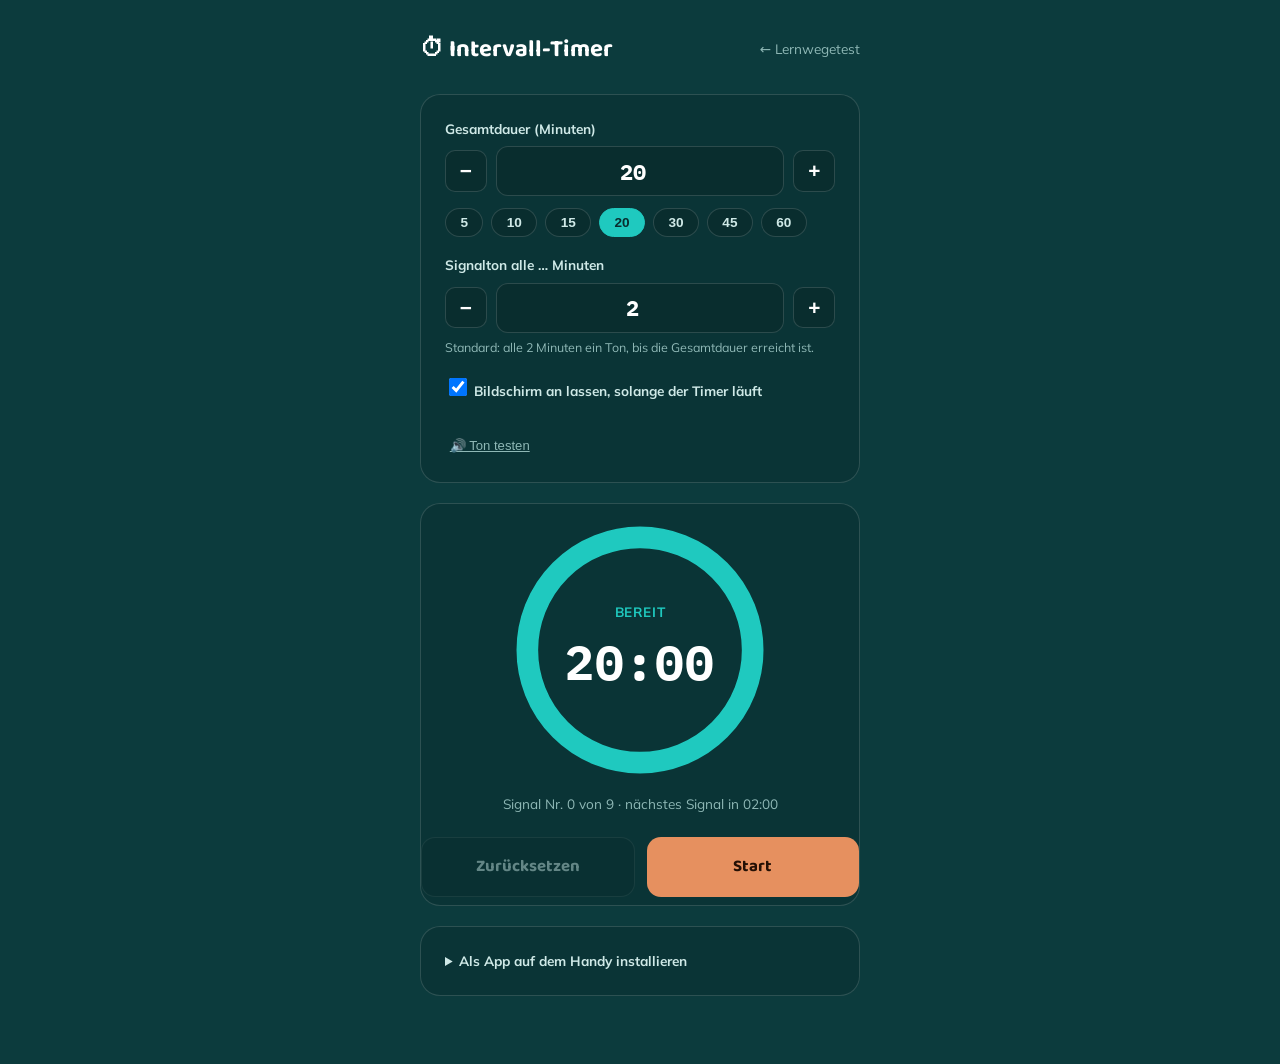
<file: timer.html>
<!DOCTYPE html>
<html lang="de">
<head>
<meta charset="UTF-8">
<meta name="viewport" content="width=device-width, initial-scale=1.0, viewport-fit=cover">
<title>Intervall-Timer</title>
<meta name="description" content="Timer für dein Handy: gibt alle X Minuten einen Ton und endet nach der eingegebenen Zeit.">
<meta name="theme-color" content="#0c3b3d">
<link rel="manifest" href="timer-manifest.json">
<link rel="icon" href="assets/timer-icon-192.png">
<link rel="apple-touch-icon" href="assets/timer-icon-180.png">
<meta name="apple-mobile-web-app-capable" content="yes">
<meta name="apple-mobile-web-app-status-bar-style" content="black-translucent">
<meta name="apple-mobile-web-app-title" content="Timer">
<link rel="preconnect" href="https://fonts.googleapis.com">
<link rel="preconnect" href="https://fonts.gstatic.com" crossorigin>
<link href="https://fonts.googleapis.com/css2?family=Baloo+2:wght@500;600;700;800&family=Mulish:ital,wght@0,400;0,500;0,600;0,700;1,500&family=IBM+Plex+Mono:wght@600;700&display=swap" rel="stylesheet">
<style>
  :root{
    --bg:#0c3b3d;
    --bg-2:#12787a;
    --bg-2-deep:#0d5f60;
    --panel-dark:#092d2e;
    --panel-dark-2:#0a3436;
    --ink:#ffffff;
    --ink-soft:#cfe9e7;
    --ink-mute:#8fb8b6;
    --accent-pink:#ee1d78;
    --accent-pink-strong:#c8135f;
    --accent-orange:#e6905f;
    --accent-orange-strong:#c26f3f;
    --rc-green:#38b2af;
    --teal-pop:#1fc9bf;
    --line:rgba(255,255,255,.14);
    --focus:#1fc9bf;
  }
  *{box-sizing:border-box;}
  html,body{background:var(--bg);}
  body{
    margin:0;
    min-height:100vh;
    color:var(--ink);
    font-family:'Mulish', system-ui, sans-serif;
    line-height:1.5;
    -webkit-font-smoothing:antialiased;
    padding-bottom:env(safe-area-inset-bottom);
  }
  h1,h2,.display{
    font-family:'Baloo 2', system-ui, sans-serif;
    text-wrap:balance;
  }
  .mono{font-family:'IBM Plex Mono', ui-monospace, monospace;}
  .wrap{
    max-width:480px;
    margin:0 auto;
    padding:2rem 1.25rem 3rem;
  }
  .brand-header{
    display:flex;
    align-items:center;
    justify-content:space-between;
    margin-bottom:1.6rem;
  }
  .brand-header h1{
    font-size:1.5rem;
    font-weight:700;
    margin:0;
    display:flex;
    align-items:center;
    gap:.5rem;
  }
  .back-link{
    color:var(--ink-mute);
    font-size:.85rem;
    text-decoration:none;
    border-bottom:1px solid transparent;
  }
  .back-link:hover{border-color:var(--ink-mute);}

  .card{
    background:var(--panel-dark-2);
    border:1px solid var(--line);
    border-radius:20px;
    padding:1.5rem;
    margin-bottom:1.25rem;
  }

  /* ---- setup ---- */
  .field{margin-bottom:1.1rem;}
  .field:last-child{margin-bottom:0;}
  .field label{
    display:block;
    font-size:.85rem;
    font-weight:700;
    color:var(--ink-soft);
    margin-bottom:.45rem;
  }
  .field .hint{
    font-size:.78rem;
    color:var(--ink-mute);
    margin-top:.35rem;
  }
  .num-input{
    display:flex;
    align-items:center;
    gap:.6rem;
  }
  .num-input input{
    flex:1;
    min-width:0;
    background:var(--panel-dark);
    border:1px solid var(--line);
    border-radius:12px;
    color:var(--ink);
    font-family:'IBM Plex Mono', ui-monospace, monospace;
    font-size:1.4rem;
    font-weight:700;
    padding:.6rem .7rem;
    text-align:center;
  }
  .num-input input:focus{outline:2px solid var(--focus); outline-offset:1px;}
  .step-btn{
    width:2.6rem;
    height:2.6rem;
    flex:0 0 auto;
    border-radius:10px;
    border:1px solid var(--line);
    background:var(--panel-dark);
    color:var(--ink);
    font-size:1.3rem;
    font-weight:700;
    cursor:pointer;
  }
  .step-btn:active{background:var(--bg-2-deep);}
  .unit{font-size:.9rem; color:var(--ink-mute); flex:0 0 auto;}

  .chips{display:flex; flex-wrap:wrap; gap:.5rem; margin-top:.7rem;}
  .chip{
    border:1px solid var(--line);
    background:var(--panel-dark);
    color:var(--ink-soft);
    border-radius:999px;
    padding:.4rem .9rem;
    font-size:.85rem;
    font-weight:600;
    cursor:pointer;
  }
  .chip.active{
    background:var(--teal-pop);
    border-color:var(--teal-pop);
    color:var(--panel-dark);
  }

  .checkbox-row{
    display:flex;
    align-items:center;
    gap:.6rem;
    font-size:.88rem;
    color:var(--ink-soft);
  }
  .checkbox-row input{width:1.15rem; height:1.15rem;}

  /* ---- timer display ---- */
  .timer-stage{
    display:flex;
    flex-direction:column;
    align-items:center;
    text-align:center;
    padding:1rem 0 .5rem;
  }
  .ring-wrap{position:relative; width:min(72vw, 260px); height:min(72vw, 260px);}
  .ring-wrap svg{width:100%; height:100%; transform:rotate(-90deg);}
  .ring-track{fill:none; stroke:var(--panel-dark); stroke-width:10;}
  .ring-progress{
    fill:none;
    stroke:var(--teal-pop);
    stroke-width:10;
    stroke-linecap:round;
    transition:stroke-dashoffset .25s linear, stroke .3s;
  }
  .ring-center{
    position:absolute; inset:0;
    display:flex; flex-direction:column;
    align-items:center; justify-content:center;
    gap:.25rem;
  }
  .time-display{
    font-family:'IBM Plex Mono', ui-monospace, monospace;
    font-size:clamp(2.2rem, 9vw, 3rem);
    font-weight:700;
    letter-spacing:.02em;
  }
  .status-label{
    font-size:.85rem;
    font-weight:700;
    letter-spacing:.04em;
    text-transform:uppercase;
    color:var(--teal-pop);
  }
  .status-label.done{color:var(--accent-orange);}
  .status-label.paused{color:var(--accent-pink);}
  .sub-info{
    margin-top:.9rem;
    font-size:.85rem;
    color:var(--ink-mute);
  }

  .btn-row{
    display:flex;
    gap:.7rem;
    margin-top:1.4rem;
    width:100%;
  }
  .btn{
    flex:1;
    border:none;
    border-radius:14px;
    padding:.95rem 1rem;
    font-family:'Baloo 2', system-ui, sans-serif;
    font-weight:700;
    font-size:1.05rem;
    cursor:pointer;
    color:var(--ink);
  }
  .btn:active{transform:translateY(1px);}
  .btn-primary{background:var(--accent-orange); color:#241005;}
  .btn-primary:hover{background:var(--accent-orange-strong);}
  .btn-secondary{background:var(--panel-dark); border:1px solid var(--line); color:var(--ink-soft);}
  .btn-danger{background:transparent; border:1px solid var(--accent-pink); color:var(--accent-pink);}
  .btn-full{width:100%;}
  .btn[disabled]{opacity:.45; cursor:not-allowed;}

  .test-sound{
    margin-top:.9rem;
    background:none;
    border:none;
    color:var(--ink-mute);
    font-size:.82rem;
    text-decoration:underline;
    cursor:pointer;
    padding:.3rem;
  }

  details.install-help{
    color:var(--ink-mute);
    font-size:.85rem;
  }
  details.install-help summary{
    cursor:pointer;
    font-weight:700;
    color:var(--ink-soft);
  }
  details.install-help p{margin:.6rem 0;}
  details.install-help strong{color:var(--ink);}

  .warn-banner{
    display:none;
    background:rgba(238,29,120,.12);
    border:1px solid var(--accent-pink);
    color:var(--ink-soft);
    border-radius:12px;
    padding:.8rem .9rem;
    font-size:.82rem;
    margin-bottom:1.25rem;
  }
  .warn-banner.show{display:block;}
</style>
</head>
<body>
<div class="wrap">

  <div class="brand-header">
    <h1>⏱ Intervall-Timer</h1>
    <a class="back-link" href="index.html">← Lernwegetest</a>
  </div>

  <div class="warn-banner" id="bgWarning">
    Hinweis: Wenn das Handy-Display ausgeht oder die App in den Hintergrund wechselt, können Browser die Töne verzögern oder aussetzen lassen. Aktiviere unten „Bildschirm an lassen“ und installiere die App auf dem Home-Bildschirm für zuverlässige Signale.
  </div>

  <div class="card" id="setupCard">
    <div class="field">
      <label for="durationInput">Gesamtdauer (Minuten)</label>
      <div class="num-input">
        <button class="step-btn" type="button" id="durMinus" aria-label="weniger">−</button>
        <input type="number" id="durationInput" inputmode="decimal" min="1" step="1" value="20">
        <button class="step-btn" type="button" id="durPlus" aria-label="mehr">+</button>
      </div>
      <div class="chips" id="durChips">
        <button class="chip" type="button" data-min="5">5</button>
        <button class="chip" type="button" data-min="10">10</button>
        <button class="chip" type="button" data-min="15">15</button>
        <button class="chip active" type="button" data-min="20">20</button>
        <button class="chip" type="button" data-min="30">30</button>
        <button class="chip" type="button" data-min="45">45</button>
        <button class="chip" type="button" data-min="60">60</button>
      </div>
    </div>

    <div class="field">
      <label for="intervalInput">Signalton alle … Minuten</label>
      <div class="num-input">
        <button class="step-btn" type="button" id="intMinus" aria-label="weniger">−</button>
        <input type="number" id="intervalInput" inputmode="decimal" min="0.5" step="0.5" value="2">
        <button class="step-btn" type="button" id="intPlus" aria-label="mehr">+</button>
      </div>
      <div class="hint">Standard: alle 2 Minuten ein Ton, bis die Gesamtdauer erreicht ist.</div>
    </div>

    <div class="field">
      <label class="checkbox-row">
        <input type="checkbox" id="wakeLockToggle" checked>
        Bildschirm an lassen, solange der Timer läuft
      </label>
    </div>

    <button class="test-sound" id="testSound" type="button">🔊 Ton testen</button>
  </div>

  <div class="card timer-stage">
    <div class="ring-wrap">
      <svg viewBox="0 0 120 120">
        <circle class="ring-track" cx="60" cy="60" r="52"></circle>
        <circle class="ring-progress" id="ringProgress" cx="60" cy="60" r="52"></circle>
      </svg>
      <div class="ring-center">
        <div class="status-label" id="statusLabel">Bereit</div>
        <div class="time-display mono" id="timeDisplay">20:00</div>
      </div>
    </div>
    <div class="sub-info" id="subInfo">Signal Nr. 0 von 0 · nächstes Signal in 02:00</div>

    <div class="btn-row">
      <button class="btn btn-secondary" id="resetBtn" type="button" disabled>Zurücksetzen</button>
      <button class="btn btn-primary" id="startBtn" type="button">Start</button>
    </div>
  </div>

  <div class="card">
    <details class="install-help">
      <summary>Als App auf dem Handy installieren</summary>
      <p><strong>Android (Chrome):</strong> Menü (⋮) oben rechts → „App installieren“ bzw. „Zum Startbildschirm hinzufügen“.</p>
      <p><strong>iPhone (Safari):</strong> Teilen-Symbol (□↑) → „Zum Home-Bildschirm“.</p>
      <p>Danach startet der Timer als eigenes App-Icon, ohne Browserleiste.</p>
    </details>
  </div>

</div>

<script>
(function(){
  const durationInput = document.getElementById('durationInput');
  const intervalInput = document.getElementById('intervalInput');
  const durMinus = document.getElementById('durMinus');
  const durPlus = document.getElementById('durPlus');
  const intMinus = document.getElementById('intMinus');
  const intPlus = document.getElementById('intPlus');
  const durChips = document.getElementById('durChips');
  const wakeLockToggle = document.getElementById('wakeLockToggle');
  const testSoundBtn = document.getElementById('testSound');
  const startBtn = document.getElementById('startBtn');
  const resetBtn = document.getElementById('resetBtn');
  const timeDisplay = document.getElementById('timeDisplay');
  const statusLabel = document.getElementById('statusLabel');
  const subInfo = document.getElementById('subInfo');
  const ringProgress = document.getElementById('ringProgress');
  const bgWarning = document.getElementById('bgWarning');
  const setupCard = document.getElementById('setupCard');

  const RING_R = 52;
  const RING_CIRC = 2 * Math.PI * RING_R;
  ringProgress.style.strokeDasharray = RING_CIRC.toFixed(2);

  let audioCtx = null;
  function getAudioCtx(){
    if(!audioCtx){
      audioCtx = new (window.AudioContext || window.webkitAudioContext)();
    }
    if(audioCtx.state === 'suspended'){ audioCtx.resume(); }
    return audioCtx;
  }

  function beep(freqs, duration, gap){
    const ctx = getAudioCtx();
    let t = ctx.currentTime;
    freqs.forEach((freq) => {
      const osc = ctx.createOscillator();
      const gainNode = ctx.createGain();
      osc.type = 'sine';
      osc.frequency.value = freq;
      gainNode.gain.setValueAtTime(0, t);
      gainNode.gain.linearRampToValueAtTime(0.35, t + 0.02);
      gainNode.gain.linearRampToValueAtTime(0, t + duration);
      osc.connect(gainNode).connect(ctx.destination);
      osc.start(t);
      osc.stop(t + duration + 0.02);
      t += duration + (gap || 0.05);
    });
  }

  function playIntervalBeep(){
    beep([880, 880], 0.16, 0.08);
    if(navigator.vibrate){ try{ navigator.vibrate(180); }catch(e){} }
  }

  function playEndBeep(){
    beep([660, 830, 990, 1180], 0.22, 0.06);
    if(navigator.vibrate){ try{ navigator.vibrate([250,120,250,120,400]); }catch(e){} }
  }

  testSoundBtn.addEventListener('click', () => {
    playIntervalBeep();
  });

  // ---- duration / interval inputs ----
  function clampNumberInput(input, min, step){
    let val = parseFloat(input.value);
    if(isNaN(val) || val < min) val = min;
    input.value = val;
    return val;
  }

  durMinus.addEventListener('click', () => {
    durationInput.value = Math.max(1, (parseFloat(durationInput.value)||1) - 1);
    syncChipActive();
    updateIdleDisplay();
  });
  durPlus.addEventListener('click', () => {
    durationInput.value = (parseFloat(durationInput.value)||0) + 1;
    syncChipActive();
    updateIdleDisplay();
  });
  intMinus.addEventListener('click', () => {
    intervalInput.value = Math.max(0.5, (parseFloat(intervalInput.value)||0.5) - 0.5);
    updateIdleDisplay();
  });
  intPlus.addEventListener('click', () => {
    intervalInput.value = (parseFloat(intervalInput.value)||0) + 0.5;
    updateIdleDisplay();
  });
  durationInput.addEventListener('change', () => { clampNumberInput(durationInput, 1); syncChipActive(); updateIdleDisplay(); });
  intervalInput.addEventListener('change', () => { clampNumberInput(intervalInput, 0.5); updateIdleDisplay(); });

  durChips.addEventListener('click', (e) => {
    const chip = e.target.closest('.chip');
    if(!chip) return;
    durationInput.value = chip.dataset.min;
    syncChipActive();
    updateIdleDisplay();
  });

  function syncChipActive(){
    const val = String(parseFloat(durationInput.value));
    [...durChips.children].forEach((chip) => {
      chip.classList.toggle('active', chip.dataset.min === val);
    });
  }

  function formatTime(ms){
    const totalSeconds = Math.max(0, Math.ceil(ms / 1000));
    const m = Math.floor(totalSeconds / 60);
    const s = totalSeconds % 60;
    return String(m).padStart(2,'0') + ':' + String(s).padStart(2,'0');
  }

  function updateIdleDisplay(){
    if(running) return;
    const durMin = clampNumberInput(durationInput, 1);
    const intMin = clampNumberInput(intervalInput, 0.5);
    timeDisplay.textContent = formatTime(durMin * 60000);
    const totalBeeps = Math.max(0, Math.floor((durMin * 60000 - 1) / (intMin * 60000)));
    subInfo.textContent = `Signal Nr. 0 von ${totalBeeps} · nächstes Signal in ${formatTime(intMin*60000)}`;
    setRing(1);
    statusLabel.textContent = 'Bereit';
    statusLabel.className = 'status-label';
  }

  function setRing(fraction){
    const offset = RING_CIRC * (1 - Math.max(0, Math.min(1, fraction)));
    ringProgress.style.strokeDashoffset = offset.toFixed(2);
  }

  // ---- timer state ----
  let running = false;
  let paused = false;
  let totalDurationMs = 0;
  let intervalMs = 0;
  let accumulatedMs = 0;
  let runStart = 0;
  let beepsPlayed = 0;
  let totalBeeps = 0;
  let tickHandle = null;
  let wakeLock = null;

  async function acquireWakeLock(){
    if(!wakeLockToggle.checked || !('wakeLock' in navigator)) return;
    try{
      wakeLock = await navigator.wakeLock.request('screen');
      wakeLock.addEventListener('release', () => { wakeLock = null; });
    }catch(e){ /* ignore: not available / denied */ }
  }
  function releaseWakeLock(){
    if(wakeLock){ wakeLock.release().catch(()=>{}); wakeLock = null; }
  }
  document.addEventListener('visibilitychange', () => {
    if(document.visibilityState === 'visible' && running && !paused){
      acquireWakeLock();
    }
  });

  function getElapsed(){
    return accumulatedMs + (running && !paused ? (Date.now() - runStart) : 0);
  }

  function tick(){
    const elapsed = getElapsed();
    const remaining = totalDurationMs - elapsed;

    if(remaining <= 0){
      finish();
      return;
    }

    const expectedBeeps = Math.floor(elapsed / intervalMs);
    if(expectedBeeps > beepsPlayed){
      beepsPlayed = expectedBeeps;
      playIntervalBeep();
    }

    timeDisplay.textContent = formatTime(remaining);
    setRing(remaining / totalDurationMs);
    const nextBeepIn = intervalMs - (elapsed % intervalMs);
    subInfo.textContent = `Signal Nr. ${beepsPlayed} von ${totalBeeps} · nächstes Signal in ${formatTime(nextBeepIn)}`;
  }

  function finish(){
    stopTicking();
    timeDisplay.textContent = '00:00';
    setRing(0);
    statusLabel.textContent = 'Fertig!';
    statusLabel.className = 'status-label done';
    subInfo.textContent = `Alle ${totalBeeps} Signale gespielt · Zeit abgelaufen`;
    playEndBeep();
    releaseWakeLock();
    running = false;
    paused = false;
    startBtn.textContent = 'Start';
    startBtn.disabled = false;
    resetBtn.disabled = false;
    setupCard.style.opacity = '';
    bgWarning.classList.remove('show');
  }

  function stopTicking(){
    if(tickHandle){ clearInterval(tickHandle); tickHandle = null; }
  }

  function startTicking(){
    stopTicking();
    tickHandle = setInterval(tick, 250);
  }

  function startTimer(){
    const durMin = clampNumberInput(durationInput, 1);
    const intMin = clampNumberInput(intervalInput, 0.5);
    totalDurationMs = durMin * 60000;
    intervalMs = intMin * 60000;
    totalBeeps = Math.max(0, Math.floor((totalDurationMs - 1) / intervalMs));
    accumulatedMs = 0;
    beepsPlayed = 0;
    runStart = Date.now();
    running = true;
    paused = false;

    getAudioCtx(); // unlock audio on user gesture
    acquireWakeLock();

    statusLabel.textContent = 'Läuft';
    statusLabel.className = 'status-label';
    startBtn.textContent = 'Pause';
    resetBtn.disabled = false;
    setupCard.style.opacity = '.55';
    bgWarning.classList.add('show');

    startTicking();
    tick();
  }

  function pauseTimer(){
    accumulatedMs = getElapsed();
    paused = true;
    stopTicking();
    releaseWakeLock();
    statusLabel.textContent = 'Pausiert';
    statusLabel.className = 'status-label paused';
    startBtn.textContent = 'Weiter';
  }

  function resumeTimer(){
    runStart = Date.now();
    paused = false;
    acquireWakeLock();
    statusLabel.textContent = 'Läuft';
    statusLabel.className = 'status-label';
    startBtn.textContent = 'Pause';
    startTicking();
    tick();
  }

  function resetTimer(){
    stopTicking();
    releaseWakeLock();
    running = false;
    paused = false;
    accumulatedMs = 0;
    beepsPlayed = 0;
    startBtn.textContent = 'Start';
    resetBtn.disabled = true;
    setupCard.style.opacity = '';
    bgWarning.classList.remove('show');
    updateIdleDisplay();
  }

  startBtn.addEventListener('click', () => {
    if(!running){ startTimer(); }
    else if(!paused){ pauseTimer(); }
    else { resumeTimer(); }
  });

  resetBtn.addEventListener('click', resetTimer);

  updateIdleDisplay();

  if('serviceWorker' in navigator){
    window.addEventListener('load', () => {
      navigator.serviceWorker.register('timer-sw.js').catch(() => {});
    });
  }
})();
</script>
</body>
</html>
</file>
<file: assets/ki-kurse.css>
/* Gemeinsame Styles für ki-kurse.html und firmen.html */
:root{
  --bg:#f6faf9;
  --surface:#ffffff;
  --ink:#0c2f31;
  --ink-soft:#3d5a5b;
  --line:#d7e6e4;
  --teal:#12787a;
  --teal-deep:#0c3b3d;
  --teal-pop:#1fc9bf;
  --orange:#e6905f;
  --orange-strong:#c26f3f;
  /* Zielgruppen-Akzente */
  --c-jugend:#d0176a;
  --c-beruf:#12787a;
  --c-senior:#b3622f;
  --c-firma:#3b4b9c;
  --c:var(--teal);
  --radius:18px;
  --shadow:0 10px 30px rgba(12,59,61,.08);
  --display:'Baloo 2',system-ui,sans-serif;
}
*{box-sizing:border-box;}
html{scroll-behavior:smooth;}
body{
  margin:0; background:var(--bg); color:var(--ink);
  font-family:'Mulish',system-ui,sans-serif; line-height:1.6;
  -webkit-font-smoothing:antialiased;
}
h1,h2,h3{font-family:var(--display); line-height:1.15; text-wrap:balance; margin:0;}
h2{font-size:clamp(1.8rem,4vw,2.5rem); color:var(--teal-deep);}
a{color:inherit;}
img{max-width:100%;}
.wrap{max-width:1120px; margin:0 auto; padding:0 20px;}
.narrow{max-width:820px;}
section{padding:72px 0;}
.eyebrow{
  display:inline-block; font-weight:700; font-size:.8rem; letter-spacing:.08em;
  text-transform:uppercase; color:var(--c); margin-bottom:.6rem;
}
.lead{font-size:1.15rem; color:var(--ink-soft); max-width:62ch; margin:1rem 0 0;}
.btn{
  display:inline-flex; align-items:center; gap:.4rem; text-decoration:none;
  font-weight:700; padding:.85rem 1.4rem; border-radius:999px; border:2px solid transparent;
  cursor:pointer; font-size:1rem; font-family:inherit;
}
.btn-primary{background:var(--orange-strong); color:#fff;}
.btn-primary:hover{background:#a95c30;}
.btn-ghost{border-color:currentColor; color:var(--teal-deep); background:transparent;}
.btn-row{display:flex; gap:.8rem; flex-wrap:wrap; margin-top:2rem;}
.btn:focus-visible,a:focus-visible,button:focus-visible,input:focus-visible,select:focus-visible,textarea:focus-visible{outline:3px solid var(--teal-pop); outline-offset:3px;}

/* Prototyp-Hinweis und Platzhalter */
.proto{background:#fff4d6; color:#6b4b00; font-size:.85rem; text-align:center; padding:.45rem 1rem;}
.ph{
  border:2px dashed #d9b44a; background:#fffbea; color:#6b4b00;
  border-radius:12px; padding:.9rem 1rem; font-size:.92rem;
}
.ph b{display:block; font-size:.72rem; letter-spacing:.08em; text-transform:uppercase; margin-bottom:.2rem;}

/* Header */
header{position:sticky; top:0; z-index:20; background:rgba(246,250,249,.94); backdrop-filter:blur(8px); border-bottom:1px solid var(--line);}
.nav{display:flex; align-items:center; justify-content:space-between; gap:1rem; height:68px;}
.nav img{height:30px; width:auto; display:block;}
.nav-links{display:flex; gap:1.3rem; align-items:center; font-weight:600; font-size:.95rem;}
.nav-links a{text-decoration:none;}
.nav-links a:not(.btn):hover{color:var(--teal);}
.nav-links .btn{padding:.55rem 1.1rem;}
@media (max-width:900px){ .nav-links a:not(.btn){display:none;} }

/* Hero */
.hero{padding:64px 0 48px;}
.hero h1{font-size:clamp(2.2rem,5.5vw,3.8rem); color:var(--teal-deep); max-width:18ch;}
.hero h1 span{color:var(--orange-strong);}
.hero-grid{display:grid; grid-template-columns:1.25fr .75fr; gap:40px; align-items:center;}
@media (max-width:860px){ .hero-grid{grid-template-columns:1fr;} }
.facts{display:flex; flex-wrap:wrap; gap:.5rem 1.2rem; margin-top:1.6rem; padding:0; list-style:none; color:var(--ink-soft); font-weight:600; font-size:.95rem;}
.facts li::before{content:"✓ "; color:var(--teal); font-weight:800;}
.photo{aspect-ratio:4/5; display:flex; align-items:center; justify-content:center; text-align:center;}
.hero-photo{margin:0;}
.hero-photo img{display:block; width:100%; height:auto; aspect-ratio:4/5; object-fit:cover; border-radius:var(--radius); box-shadow:var(--shadow);}
.hero-photo figcaption{margin-top:.5rem; font-size:.85rem; color:var(--ink-soft);}

/* Zwei-Spalten-Kopf je Sektion */
.head{display:grid; grid-template-columns:1.1fr .9fr; gap:40px; align-items:start;}
@media (max-width:860px){ .head{grid-template-columns:1fr; gap:24px;} }
.box{background:var(--surface); border:1px solid var(--line); border-radius:var(--radius); padding:1.3rem 1.4rem;}
.box h3{font-size:1.05rem; margin-bottom:.5rem;}
.box ul{margin:0; padding-left:1.1rem; color:var(--ink-soft);}
.box li{margin:.25rem 0;}

/* Angebotskarten */
.offers{display:grid; grid-template-columns:repeat(auto-fit,minmax(280px,1fr)); gap:18px; margin-top:2rem;}
.offer{
  background:var(--surface); border:1px solid var(--line); border-top:5px solid var(--c);
  border-radius:var(--radius); padding:1.5rem; display:flex; flex-direction:column; box-shadow:var(--shadow);
}
.offer .tag{align-self:flex-start; font-size:.75rem; font-weight:700; text-transform:uppercase; letter-spacing:.06em; background:var(--c); color:#fff; border-radius:999px; padding:.2rem .7rem; margin-bottom:.8rem;}
.offer .tag.soft{background:transparent; color:var(--c); border:1.5px solid var(--c);}
.offer h3{font-size:1.4rem;}
.offer .meta{color:var(--ink-soft); font-size:.92rem; margin:.3rem 0 .9rem;}
.offer .outcome{font-weight:700; margin:0 0 .6rem;}
.offer ul{margin:0 0 1.2rem; padding-left:1.1rem; font-size:.95rem;}
.offer li{margin:.2rem 0;}
.status{font-size:.88rem; color:var(--ink-soft); margin:0 0 .9rem;}
.status::before{content:"● "; color:var(--orange-strong);}
.price{margin-top:auto; display:flex; flex-wrap:wrap; align-items:center; justify-content:space-between; gap:.6rem 1rem; border-top:1px dashed var(--line); padding-top:1rem;}
.price strong{font-family:var(--display); font-size:1.7rem; color:var(--c);}
.price small{color:var(--ink-soft);}
.price .btn{padding:.6rem 1.1rem; background:var(--c); color:#fff;}
.note{margin-top:1.4rem; padding:1rem 1.2rem; border-left:4px solid var(--c); background:var(--surface); border-radius:8px; color:var(--ink-soft);}
.note strong{color:var(--ink);}

/* Stimmen */
.quotes{display:grid; grid-template-columns:repeat(3,1fr); gap:18px; margin-top:2rem;}
@media (max-width:860px){ .quotes{grid-template-columns:1fr;} }

/* Schritte */
.steps{display:grid; grid-template-columns:repeat(4,1fr); gap:16px; margin-top:2rem; counter-reset:s;}
@media (max-width:860px){ .steps{grid-template-columns:1fr 1fr;} }
@media (max-width:520px){ .steps{grid-template-columns:1fr;} }
.steps div{background:var(--surface); border:1px solid var(--line); border-radius:14px; padding:1.2rem;}
.steps div::before{counter-increment:s; content:counter(s); display:block; font-family:var(--display); font-weight:800; font-size:1.6rem; color:var(--c);}
.steps h3{font-size:1.1rem; margin-bottom:.2rem;}
.steps p{margin:0; color:var(--ink-soft); font-size:.94rem;}

/* FAQ */
details{background:var(--surface); border:1px solid var(--line); border-radius:12px; padding:1rem 1.2rem; margin-top:.7rem;}
summary{font-weight:700; cursor:pointer;}
details p{margin:.6rem 0 0; color:var(--ink-soft);}

/* Kontakt / Formular */
.contact{background:var(--teal-deep); color:#fff;}
.contact h2{color:#fff;}
.contact .eyebrow{color:var(--teal-pop);}
.contact .lead{color:#cfe9e7;}
form{display:grid; grid-template-columns:1fr 1fr; gap:14px; margin-top:1.8rem; max-width:760px;}
@media (max-width:640px){ form{grid-template-columns:1fr;} }
label{display:flex; flex-direction:column; gap:.3rem; font-weight:600; font-size:.92rem; min-width:0;}
input,select,textarea{width:100%; min-width:0; font:inherit; padding:.7rem .8rem; border-radius:10px; border:1px solid rgba(255,255,255,.3); background:rgba(255,255,255,.08); color:#fff;}
select option,select optgroup{color:var(--ink);}
textarea{min-height:100px; resize:vertical;}
.full{grid-column:1/-1;}
.check{flex-direction:row; align-items:flex-start; gap:.6rem; font-weight:500;}
.check input{width:auto; margin-top:.3rem;}
.form-ok{display:none; margin-top:1rem; color:var(--teal-pop); font-weight:700;}
.form-ok.show{display:block;}
.direct{margin-top:1.4rem; color:#cfe9e7;}
.direct a{color:#fff; font-weight:700;}

footer{padding:2rem 0; font-size:.9rem; color:var(--ink-soft);}
footer .wrap{display:flex; flex-wrap:wrap; gap:.6rem 1.4rem; justify-content:space-between;}
</file>
